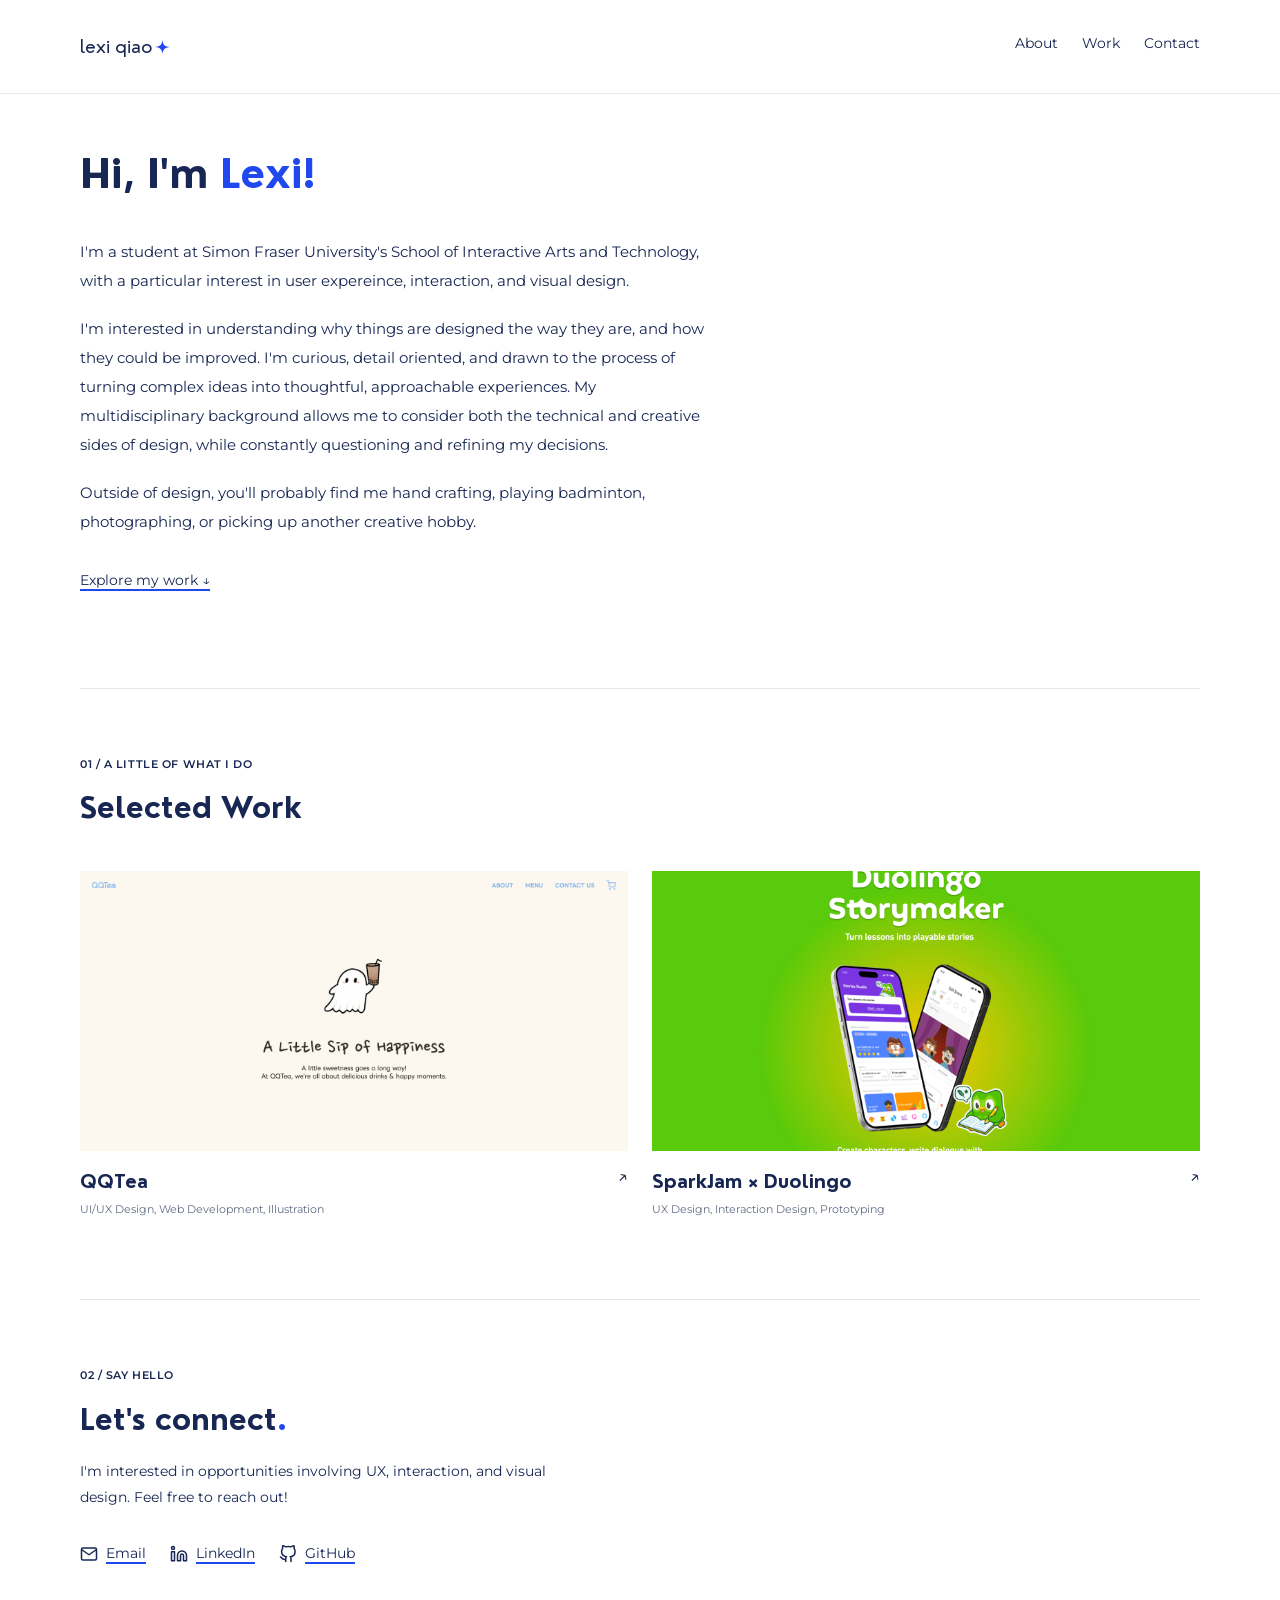
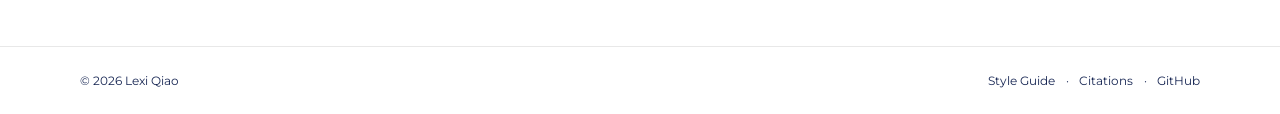
<file: html/index.html>
<!doctype html>
<html lang="en">
  <head>
    <meta charset="UTF-8" />
    <title>Lexi Qiao</title>
    <link href="../css/main.css" rel="stylesheet" />
  </head>

  <body class="home-page">
    <!-- NAVIGATION -->
    <header class="home-header" id="top">
      <nav class="main-navigation" aria-label="Main navigation">
        <a class="site-name" href="#top">
          lexi qiao
          <img src="../img/brand-symbol.svg" alt="" class="brand-symbol" />
        </a>

        <div class="main-nav-links">
          <a class="nav-link" href="#about">About</a>
          <a class="nav-link" href="#work">Work</a>
          <a class="nav-link" href="#contact">Contact</a>
        </div>
      </nav>
    </header>

    <main class="home-main">
      <!-- ABOUT -->
      <section class="home-about" id="about">
        <h1>Hi, I'm <span class="accent">Lexi!</span></h1>

        <div class="home-bio">
          <p>
            I'm a student at Simon Fraser University's School of Interactive
            Arts and Technology, with a particular interest in user expereince,
            interaction, and visual design.
          </p>

          <p>
            I'm interested in understanding why things are designed the way they
            are, and how they could be improved. I'm curious, detail oriented,
            and drawn to the process of turning complex ideas into thoughtful,
            approachable experiences. My multidisciplinary background allows me
            to consider both the technical and creative sides of design, while
            constantly questioning and refining my decisions.
          </p>

          <p>
            Outside of design, you'll probably find me hand crafting, playing
            badminton, photographing, or picking up another creative hobby.
          </p>
        </div>

        <a class="in-text-link" href="#work"> Explore my work &darr; </a>
      </section>

      <!-- WORK -->
      <section class="home-work" id="work">
        <div class="home-section-heading">
          <div>
            <p class="caption-text">01 / A LITTLE OF WHAT I DO</p>
            <h2>Selected Work</h2>
          </div>
        </div>

        <div class="project-grid">
          <a class="project-card" href="project01-qqtea.html">
            <div class="project-image">
              <img
                src="../img/qqtea-home.png"
                alt="QQTea website homepage design"
              />
            </div>

            <div class="project-description">
              <div>
                <h3>QQTea</h3>
                <p>UI/UX Design, Web Development, Illustration</p>
              </div>
              <span class="project-arrow" aria-hidden="true">&nearr;</span>
            </div>
          </a>

          <a class="project-card" href="project02-sparkjam.html">
            <div class="project-image">
              <img
                src="../img/storymaker-hero.png"
                alt="Storymaker Duolingo feature concept"
              />
            </div>

            <div class="project-description">
              <div>
                <h3>SparkJam × Duolingo</h3>
                <p>UX Design, Interaction Design, Prototyping</p>
              </div>
              <span class="project-arrow" aria-hidden="true">&nearr;</span>
            </div>
          </a>
        </div>
      </section>

      <!-- CONTACT -->
      <section class="home-contact" id="contact">
        <p class="caption-text">02 / SAY HELLO</p>

        <h2>Let's connect<span class="accent">.</span></h2>

        <p class="body-text">
          I'm interested in opportunities involving UX, interaction, and visual
          design. Feel free to reach out!
        </p>

        <div class="contact-links">
          <a class="in-text-link" href="mailto:yqa34@sfu.ca">
            <img src="../img/email.svg" alt="" />
            Email
          </a>

          <a
            class="in-text-link"
            href="https://www.linkedin.com/in/lexi-qiao/"
            target="_blank"
            rel="noopener noreferrer"
          >
            <img src="../img/linkedin.svg" alt="" />
            LinkedIn
          </a>

          <a
            class="in-text-link"
            href="https://github.com/qiaolexii7"
            target="_blank"
            rel="noopener noreferrer"
          >
            <img src="../img/github.svg" alt="" />
            GitHub
          </a>
        </div>
      </section>
    </main>

    <!-- FOOTER -->
    <footer class="style-guide-footer">
      <p>© 2026 Lexi Qiao</p>

      <div class="footer-links">
        <a href="style-guide.html">Style Guide</a>
        <span>·</span>
        <a href="citations.html">Citations</a>
        <span>·</span>
        <a
          href="https://github.com/qiaolexii7"
          target="_blank"
          rel="noopener noreferrer"
          >GitHub</a
        >
      </div>
    </footer>
  </body>
</html>
</file>
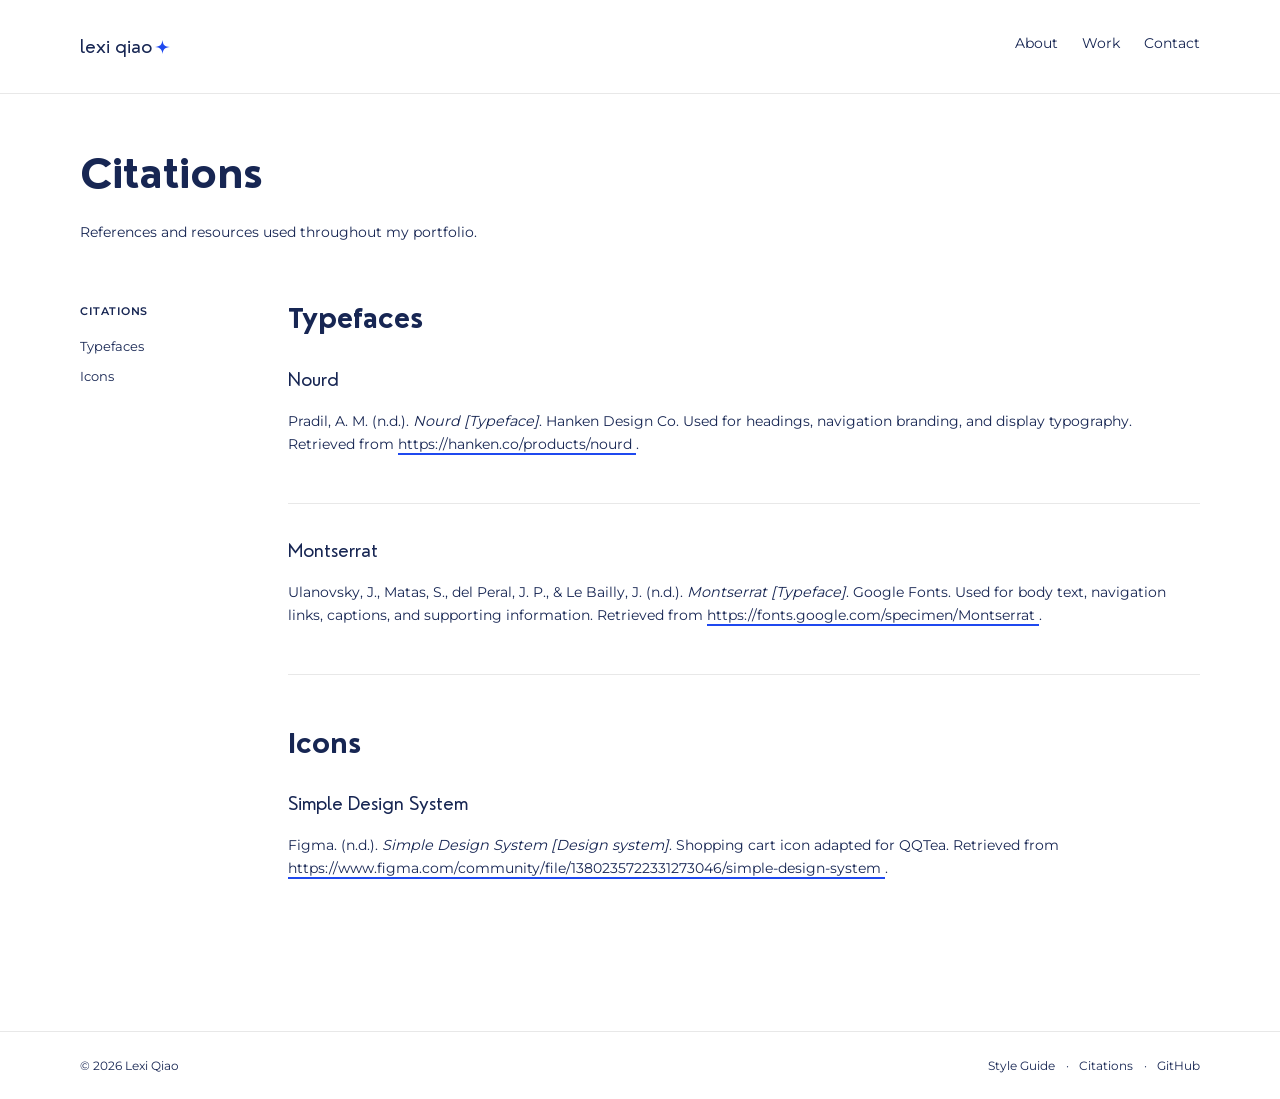
<file: html/citations.html>
<!doctype html>
<html lang="en">
  <head>
    <meta charset="UTF-8" />
    <title>Citations</title>
    <link href="../css/main.css" rel="stylesheet" />
  </head>

  <body>
    <header class="style-guide-header" id="top">
      <nav class="main-navigation" aria-label="Main navigation">
        <a class="site-name" href="index.html">
          lexi qiao
          <img src="../img/brand-symbol.svg" alt="" class="brand-symbol" />
        </a>

        <div class="main-nav-links">
          <a class="nav-link" href="index.html#about">About</a>
          <a class="nav-link" href="index.html#work">Work</a>
          <a class="nav-link" href="index.html#contact">Contact</a>
        </div>
      </nav>
    </header>

    <div class="header-intro">
      <h1>Citations</h1>
      <p>References and resources used throughout my portfolio.</p>
    </div>

    <div class="style-guide-layout">
      <nav class="style-guide-nav" aria-label="Citation navigation">
        <p class="nav-heading">CITATIONS</p>
        <a href="#typefaces">Typefaces</a>
        <a href="#icons">Icons</a>
      </nav>

      <main class="style-guide-main">
        <!-- TYPEFACES -->
        <section id="typefaces">
          <h2>Typefaces</h2>

          <div class="component">
            <h3>Nourd</h3>
            <p class="citation-entry">
              Pradil, A. M. (n.d.).
              <em>Nourd [Typeface]</em>. Hanken Design Co. Used for headings,
              navigation branding, and display typography. Retrieved from
              <a
                class="in-text-link"
                href="https://hanken.co/products/nourd"
                target="_blank"
                rel="noopener noreferrer"
              >
                https://hanken.co/products/nourd </a
              >.
            </p>
          </div>

          <div class="component">
            <h3>Montserrat</h3>
            <p class="citation-entry">
              Ulanovsky, J., Matas, S., del Peral, J. P., &amp; Le Bailly, J.
              (n.d.).
              <em>Montserrat [Typeface]</em>. Google Fonts. Used for body text,
              navigation links, captions, and supporting information. Retrieved
              from
              <a
                class="in-text-link"
                href="https://fonts.google.com/specimen/Montserrat"
                target="_blank"
                rel="noopener noreferrer"
              >
                https://fonts.google.com/specimen/Montserrat </a
              >.
            </p>
          </div>
        </section>

        <!-- ICONS -->
        <section id="icons">
          <h2>Icons</h2>

          <div class="component">
            <h3>Simple Design System</h3>
            <p class="citation-entry">
              Figma. (n.d.).
              <em>Simple Design System [Design system]</em>. Shopping cart icon
              adapted for QQTea. Retrieved from
              <a
                class="in-text-link"
                href="https://www.figma.com/community/file/1380235722331273046/simple-design-system"
                target="_blank"
                rel="noopener noreferrer"
              >
                https://www.figma.com/community/file/1380235722331273046/simple-design-system </a
              >.
            </p>
          </div>
        </section>
      </main>
    </div>

    <!-- FOOTER -->
    <footer class="style-guide-footer">
      <p>© 2026 Lexi Qiao</p>

      <div class="footer-links">
        <a href="style-guide.html">Style Guide</a>
        <span>·</span>
        <a href="citations.html">Citations</a>
        <span>·</span>
        <a
          href="https://github.com/qiaolexii7"
          target="_blank"
          rel="noopener noreferrer"
          >GitHub</a
        >
      </div>
    </footer>
  </body>
</html>
</file>
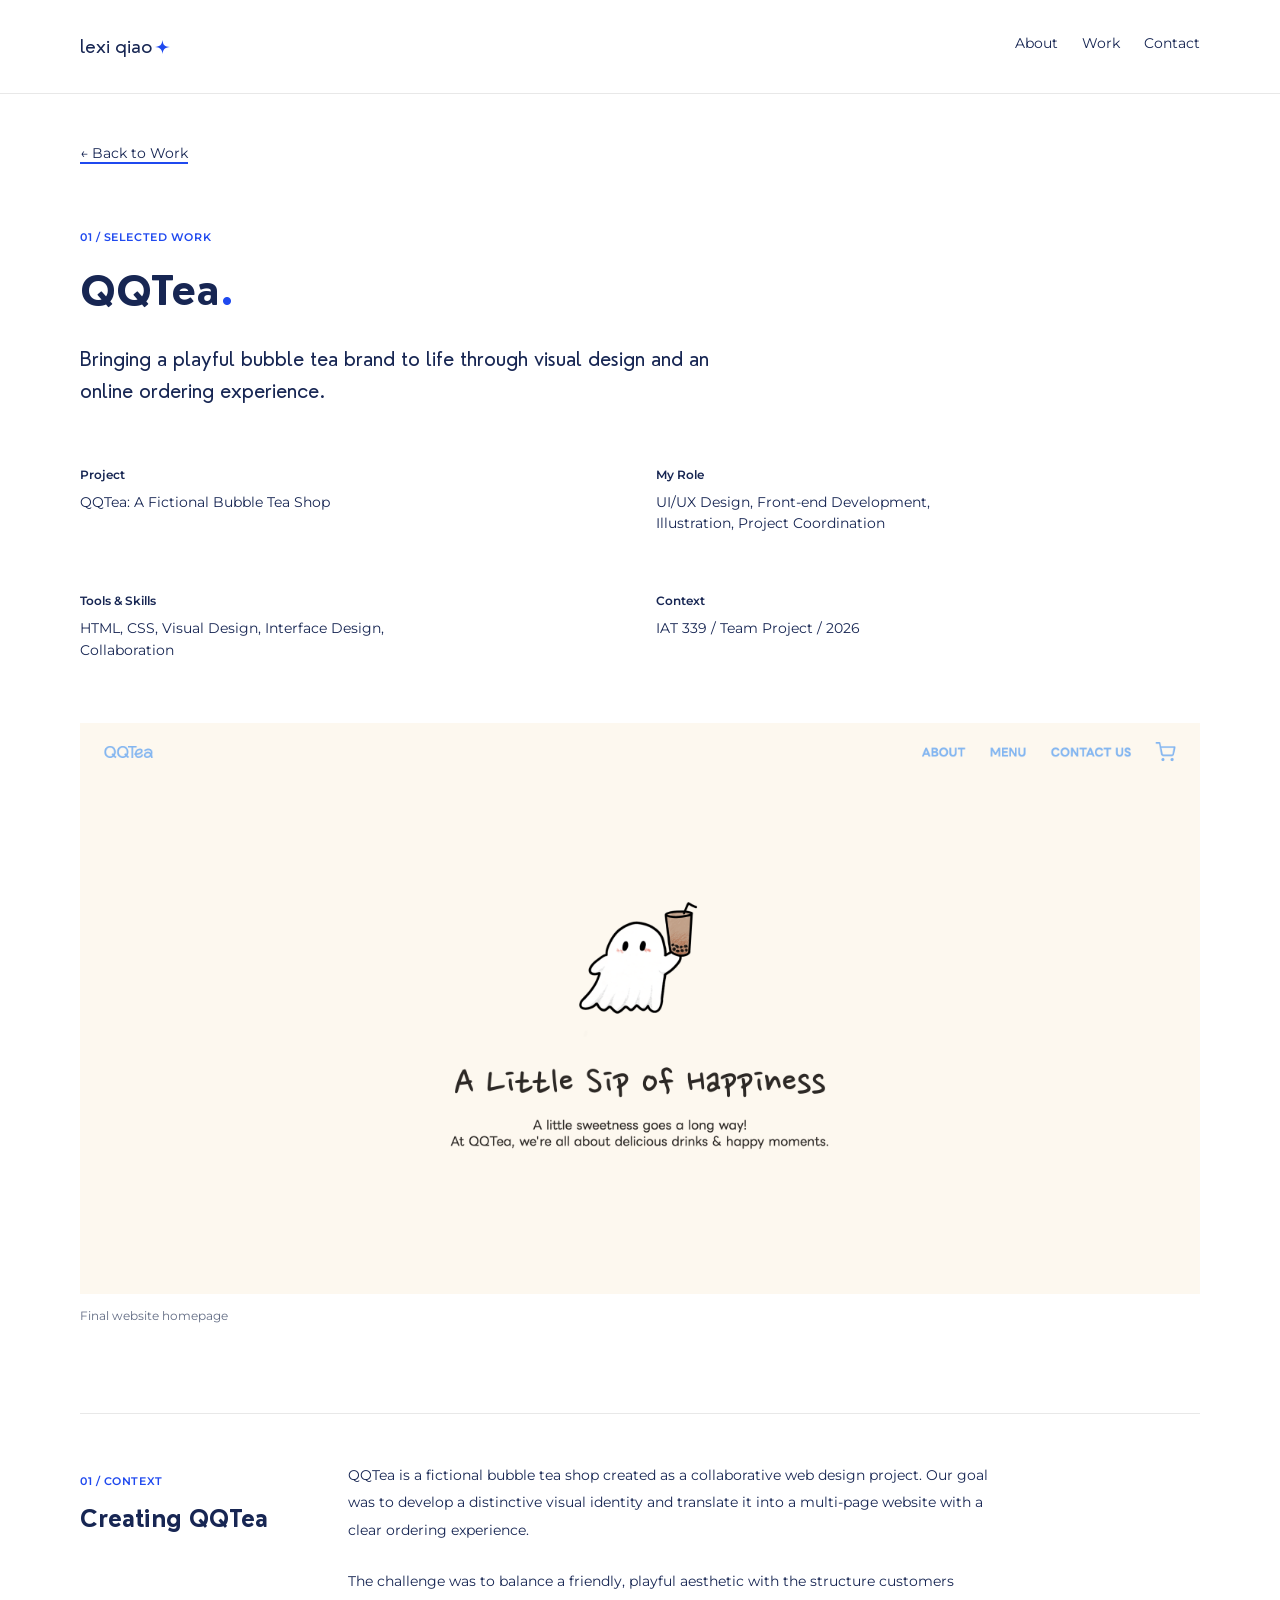
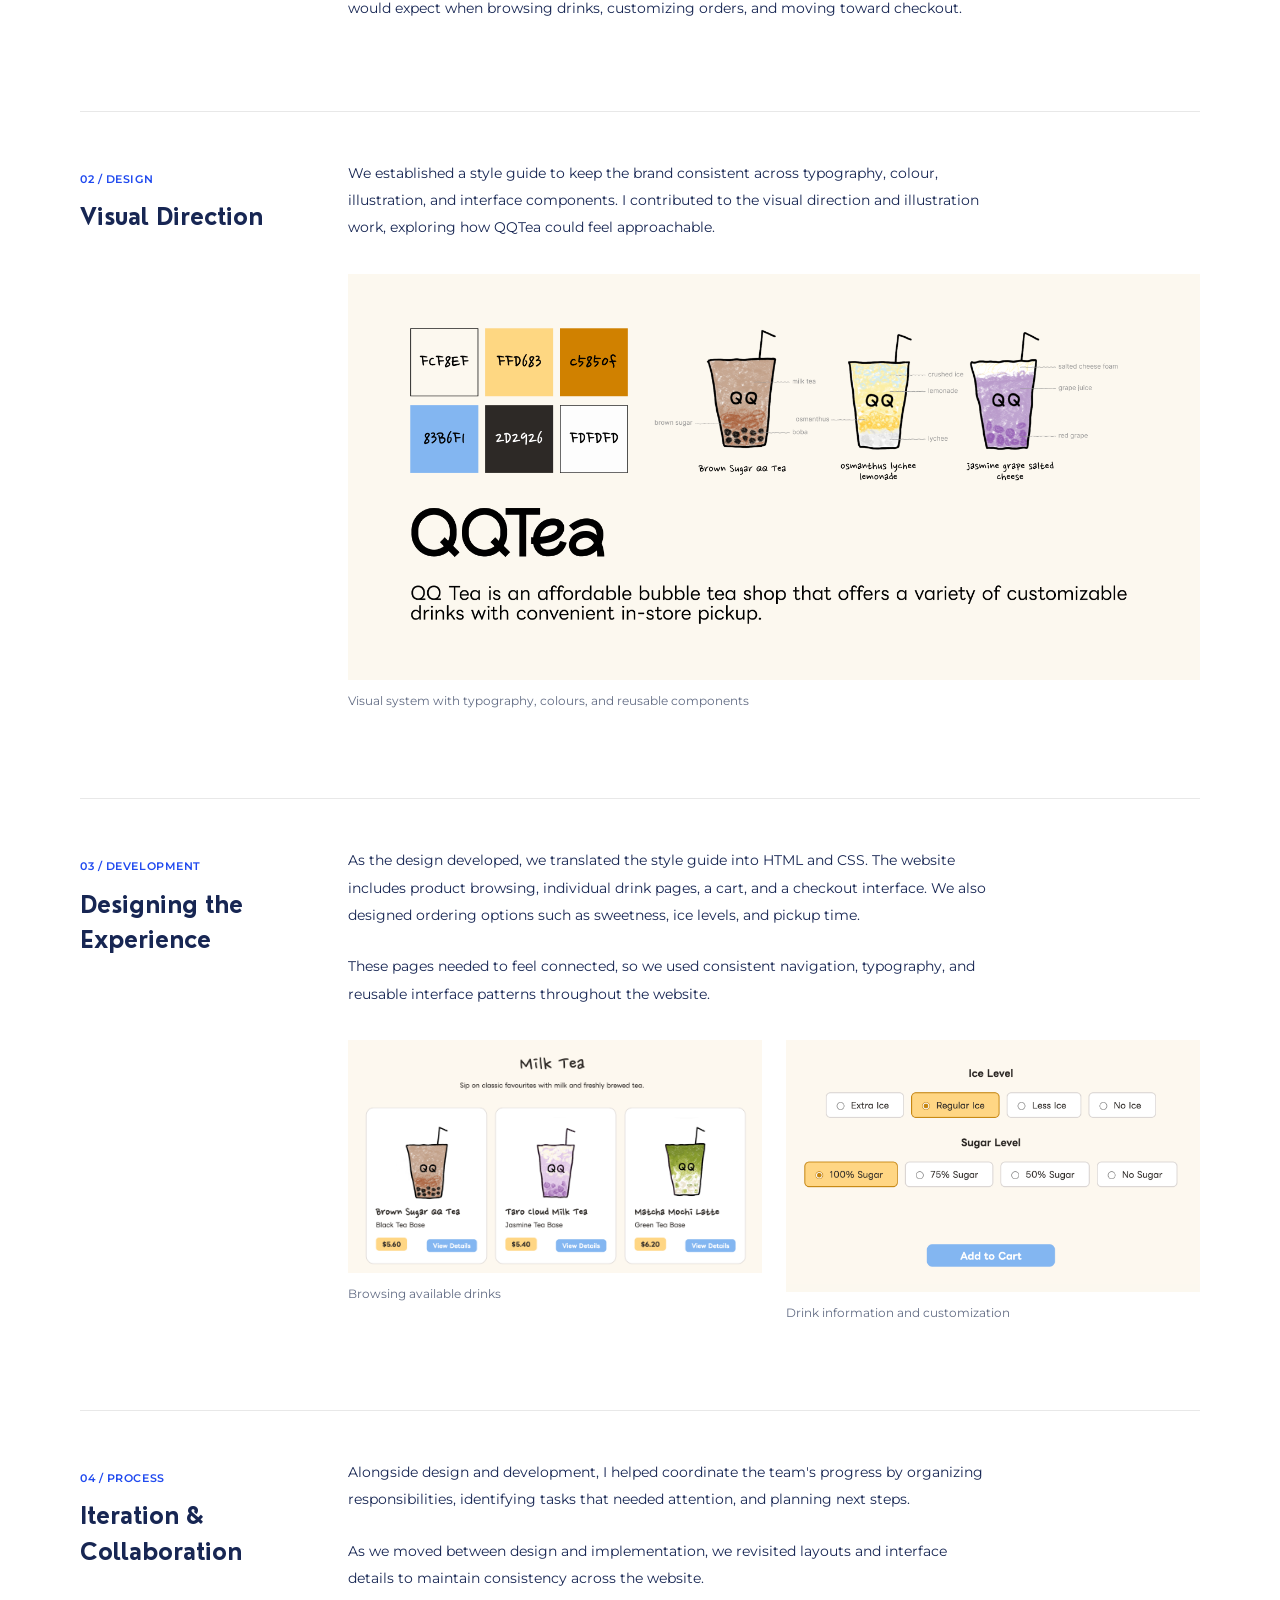
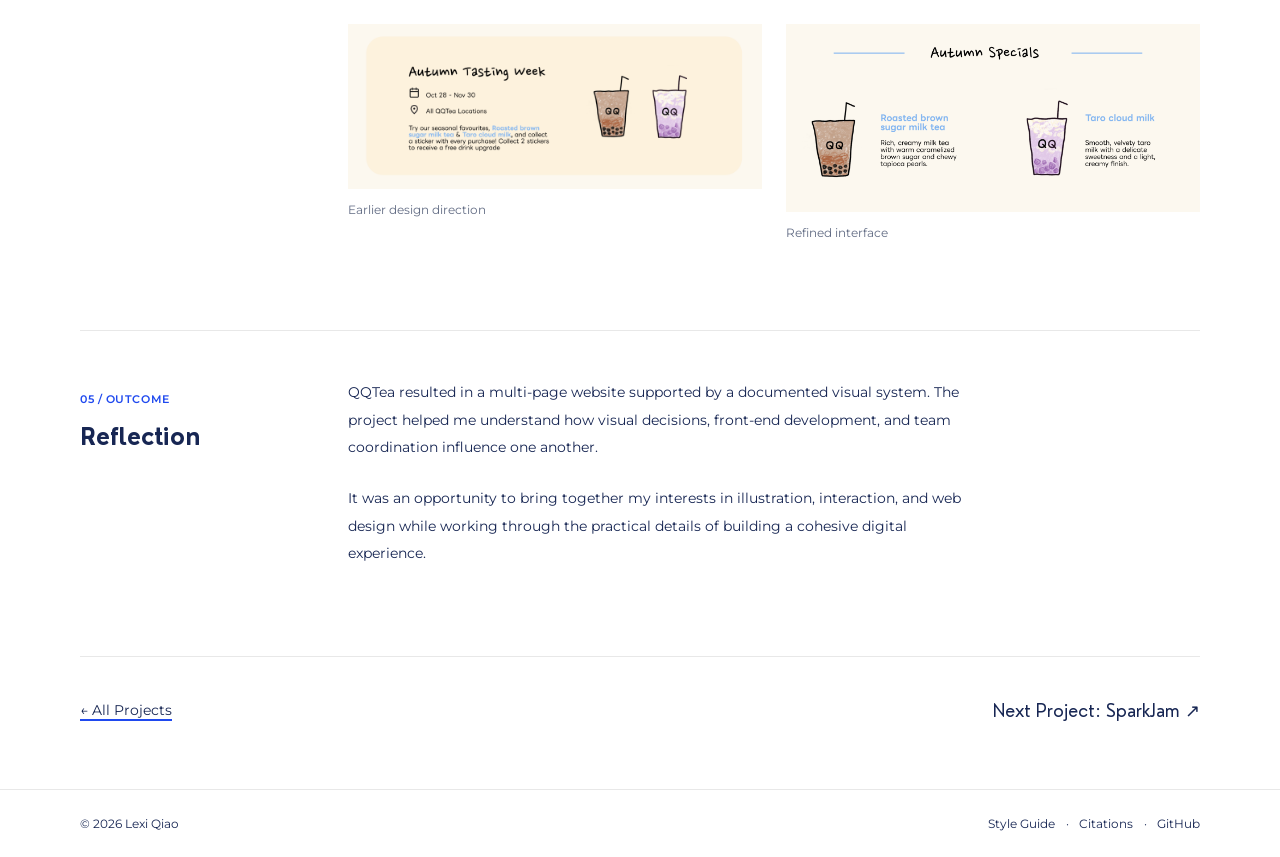
<file: html/project01-qqtea.html>
<!doctype html>
<html lang="en">
  <head>
    <meta charset="UTF-8" />
    <title>QQTea</title>
    <link href="../css/main.css" rel="stylesheet" />
  </head>

  <body class="case-page">
    <!-- NAVIGATION -->
    <header class="case-header" id="top">
      <nav class="main-navigation" aria-label="Main navigation">
        <a class="site-name" href="index.html">
          lexi qiao
          <img src="../img/brand-symbol.svg" alt="" class="brand-symbol" />
        </a>

        <div class="main-nav-links">
          <a class="nav-link" href="index.html#about">About</a>
          <a class="nav-link" href="index.html#work">Work</a>
          <a class="nav-link" href="index.html#contact">Contact</a>
        </div>
      </nav>
    </header>

    <main class="case-main">
      <!-- PROJECT INTRODUCTION -->
      <section class="case-intro">
        <a class="in-text-link" href="index.html#work"> &larr; Back to Work </a>

        <p class="caption-text">01 / SELECTED WORK</p>
        <h1>QQTea<span class="accent">.</span></h1>

        <p class="case-subtitle">
          Bringing a playful bubble tea brand to life through visual design and
          an online ordering experience.
        </p>

        <div class="case-overview">
          <div>
            <h2>Project</h2>
            <p>QQTea: A Fictional Bubble Tea Shop</p>
          </div>

          <div>
            <h2>My Role</h2>
            <p>
              UI/UX Design, Front-end Development, Illustration, Project
              Coordination
            </p>
          </div>

          <div>
            <h2>Tools &amp; Skills</h2>
            <p>HTML, CSS, Visual Design, Interface Design, Collaboration</p>
          </div>

          <div>
            <h2>Context</h2>
            <p>IAT 339 / Team Project / 2026</p>
          </div>
        </div>

        <figure class="case-figure">
          <img
            src="../img/qqtea-home.png"
            alt="Final QQTea homepage with branding and seasonal drink promotion"
          />
          <figcaption>Final website homepage</figcaption>
        </figure>
      </section>

      <!-- CHALLENGE -->
      <section class="case-section">
        <div class="case-section-heading">
          <p class="caption-text">01 / CONTEXT</p>
          <h2>Creating QQTea</h2>
        </div>

        <div class="case-section-content">
          <p>
            QQTea is a fictional bubble tea shop created as a collaborative web
            design project. Our goal was to develop a distinctive visual
            identity and translate it into a multi-page website with a clear
            ordering experience.
          </p>

          <p>
            The challenge was to balance a friendly, playful aesthetic with the
            structure customers would expect when browsing drinks, customizing
            orders, and moving toward checkout.
          </p>
        </div>
      </section>

      <!-- VISUAL DIRECTION -->
      <section class="case-section">
        <div class="case-section-heading">
          <p class="caption-text">02 / DESIGN</p>
          <h2>Visual Direction</h2>
        </div>

        <div class="case-section-content">
          <p>
            We established a style guide to keep the brand consistent across
            typography, colour, illustration, and interface components. I
            contributed to the visual direction and illustration work, exploring
            how QQTea could feel approachable.
          </p>

          <figure class="case-figure">
            <img
              src="../img/qqtea-styleguide.png"
              alt="QQTea style guide showing typography, colours and interface components"
            />
            <figcaption>
              Visual system with typography, colours, and reusable components
            </figcaption>
          </figure>

          
          </div>
        </div>
      </section>

      <!-- INTERACTION AND DEVELOPMENT -->
      <section class="case-section">
        <div class="case-section-heading">
          <p class="caption-text">03 / DEVELOPMENT</p>
          <h2>Designing the Experience</h2>
        </div>

        <div class="case-section-content">
          <p>
            As the design developed, we translated the style guide into HTML and
            CSS. The website includes product browsing, individual drink pages,
            a cart, and a checkout interface. We also designed ordering options
            such as sweetness, ice levels, and pickup time.
          </p>

          <p>
            These pages needed to feel connected, so we used consistent
            navigation, typography, and reusable interface patterns throughout
            the website.
          </p>

          <div class="case-image-grid">
            <figure class="case-figure">
              <img
                src="../img/qqtea-products.png"
                alt="QQTea product listing page showing available drinks"
              />
              <figcaption>Browsing available drinks</figcaption>
            </figure>

            <figure class="case-figure">
              <img
                src="../img/qqtea-customization.png"
                alt="QQTea drink customization interface with ordering options"
              />
              <figcaption>Drink information and customization</figcaption>
            </figure>
          </div>
        </div>
      </section>

      <!-- ITERATION -->
      <section class="case-section">
        <div class="case-section-heading">
          <p class="caption-text">04 / PROCESS</p>
          <h2>Iteration &amp; Collaboration</h2>
        </div>

        <div class="case-section-content">
          <p>
            Alongside design and development, I helped coordinate the team's
            progress by organizing responsibilities, identifying tasks that
            needed attention, and planning next steps.
          </p>

          <p>
            As we moved between design and implementation, we revisited layouts
            and interface details to maintain consistency across the website.
          </p>

          <div class="case-image-grid">
            <figure class="case-figure">
              <img
                src="../img/qqtea-before.png"
                alt="Earlier version of the QQTea website layout"
              />
              <figcaption>Earlier design direction</figcaption>
            </figure>

            <figure class="case-figure">
              <img
                src="../img/qqtea-after.png"
                alt="Revised version of the QQTea website layout"
              />
              <figcaption>Refined interface</figcaption>
            </figure>
          </div>
        </div>
      </section>

      <!-- REFLECTION -->
      <section class="case-section">
        <div class="case-section-heading">
          <p class="caption-text">05 / OUTCOME</p>
          <h2>Reflection</h2>
        </div>

        <div class="case-section-content">
          <p>
            QQTea resulted in a multi-page website supported by a documented
            visual system. The project helped me understand how visual
            decisions, front-end development, and team coordination influence
            one another.
          </p>

          <p>
            It was an opportunity to bring together my interests in
            illustration, interaction, and web design while working through the
            practical details of building a cohesive digital experience.
          </p>
        </div>
      </section>

      <!-- NEXT PROJECT -->
      <div class="case-next">
        <a class="in-text-link" href="index.html#work"> &larr; All Projects </a>

        <a class="case-next-link" href="project02-sparkjam.html">
          Next Project: SparkJam &nearr;
        </a>
      </div>
    </main>

    <!-- FOOTER -->
    <footer class="style-guide-footer">
      <p>© 2026 Lexi Qiao</p>

      <div class="footer-links">
        <a href="style-guide.html">Style Guide</a>
        <span>·</span>
        <a href="citations.html">Citations</a>
        <span>·</span>
        <a
          href="https://github.com/qiaolexii7"
          target="_blank"
          rel="noopener noreferrer"
          >GitHub</a
        >
      </div>
    </footer>
  </body>
</html>
</file>
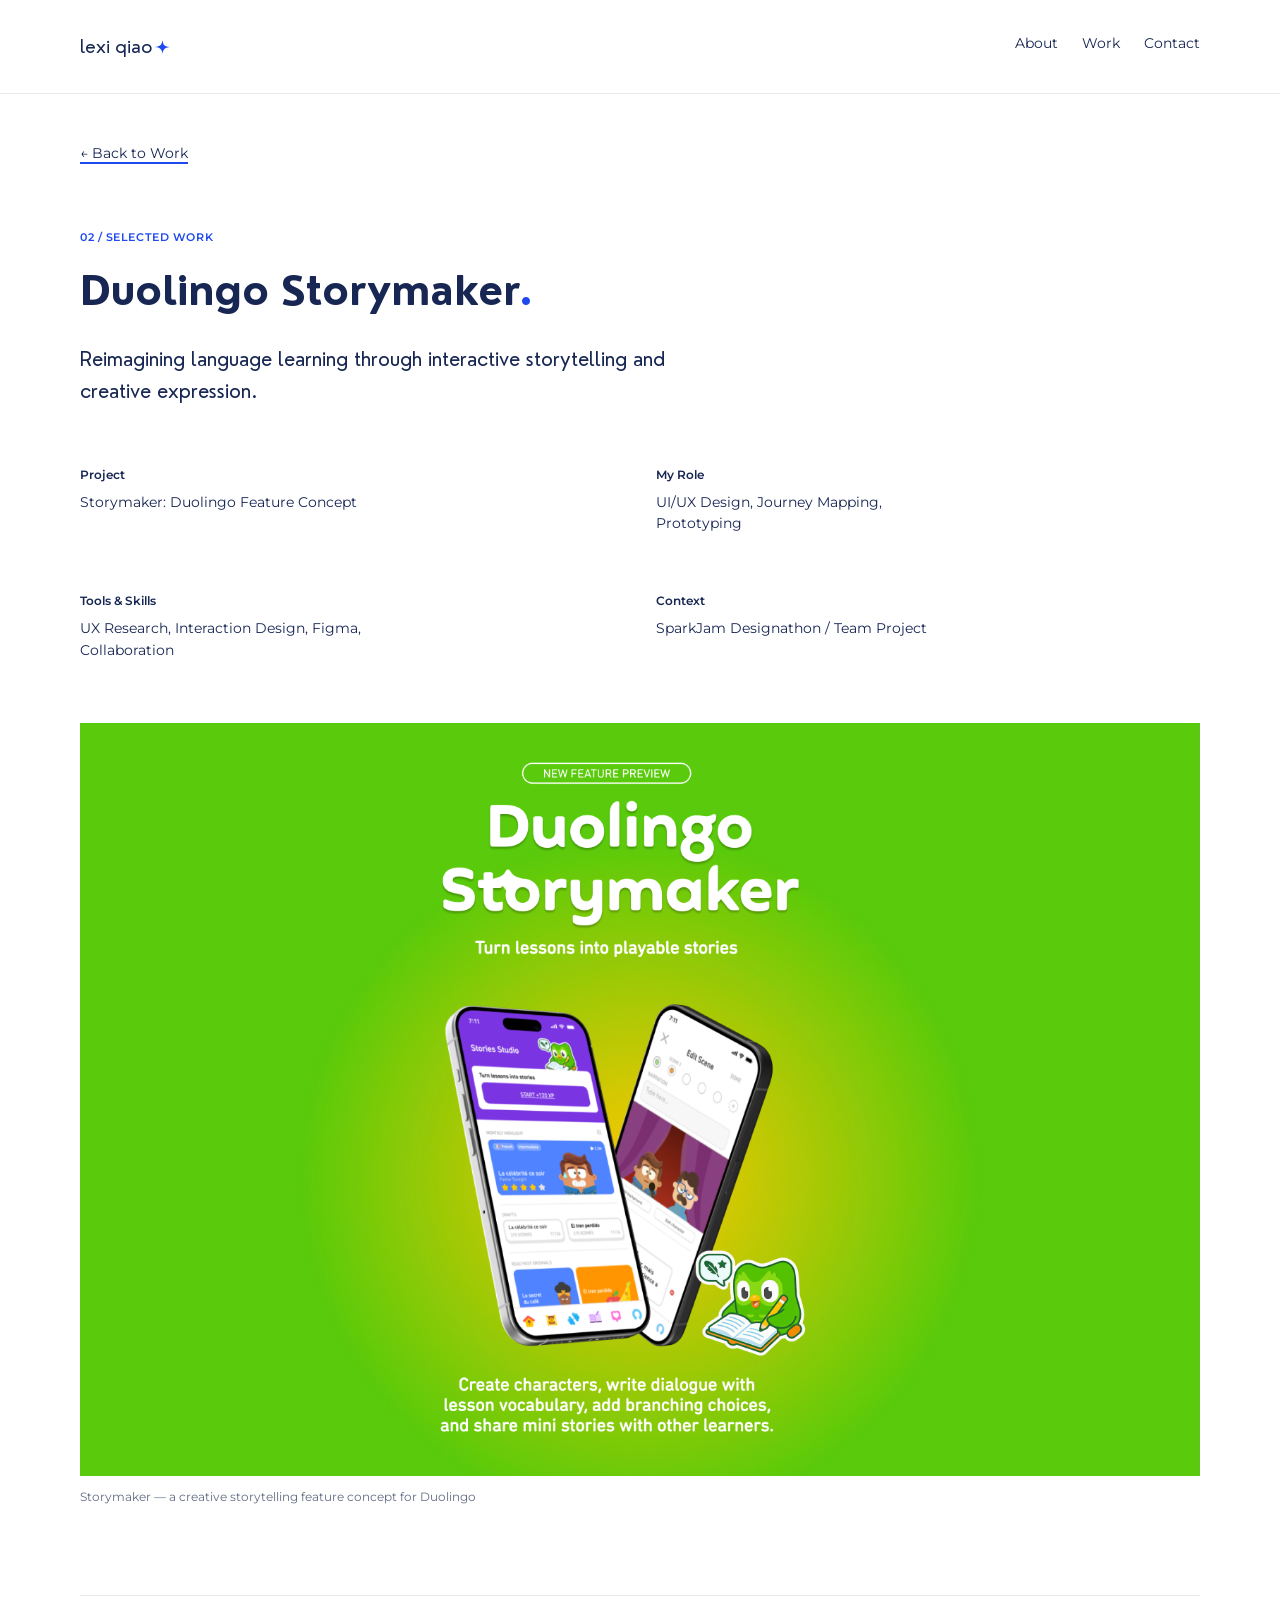
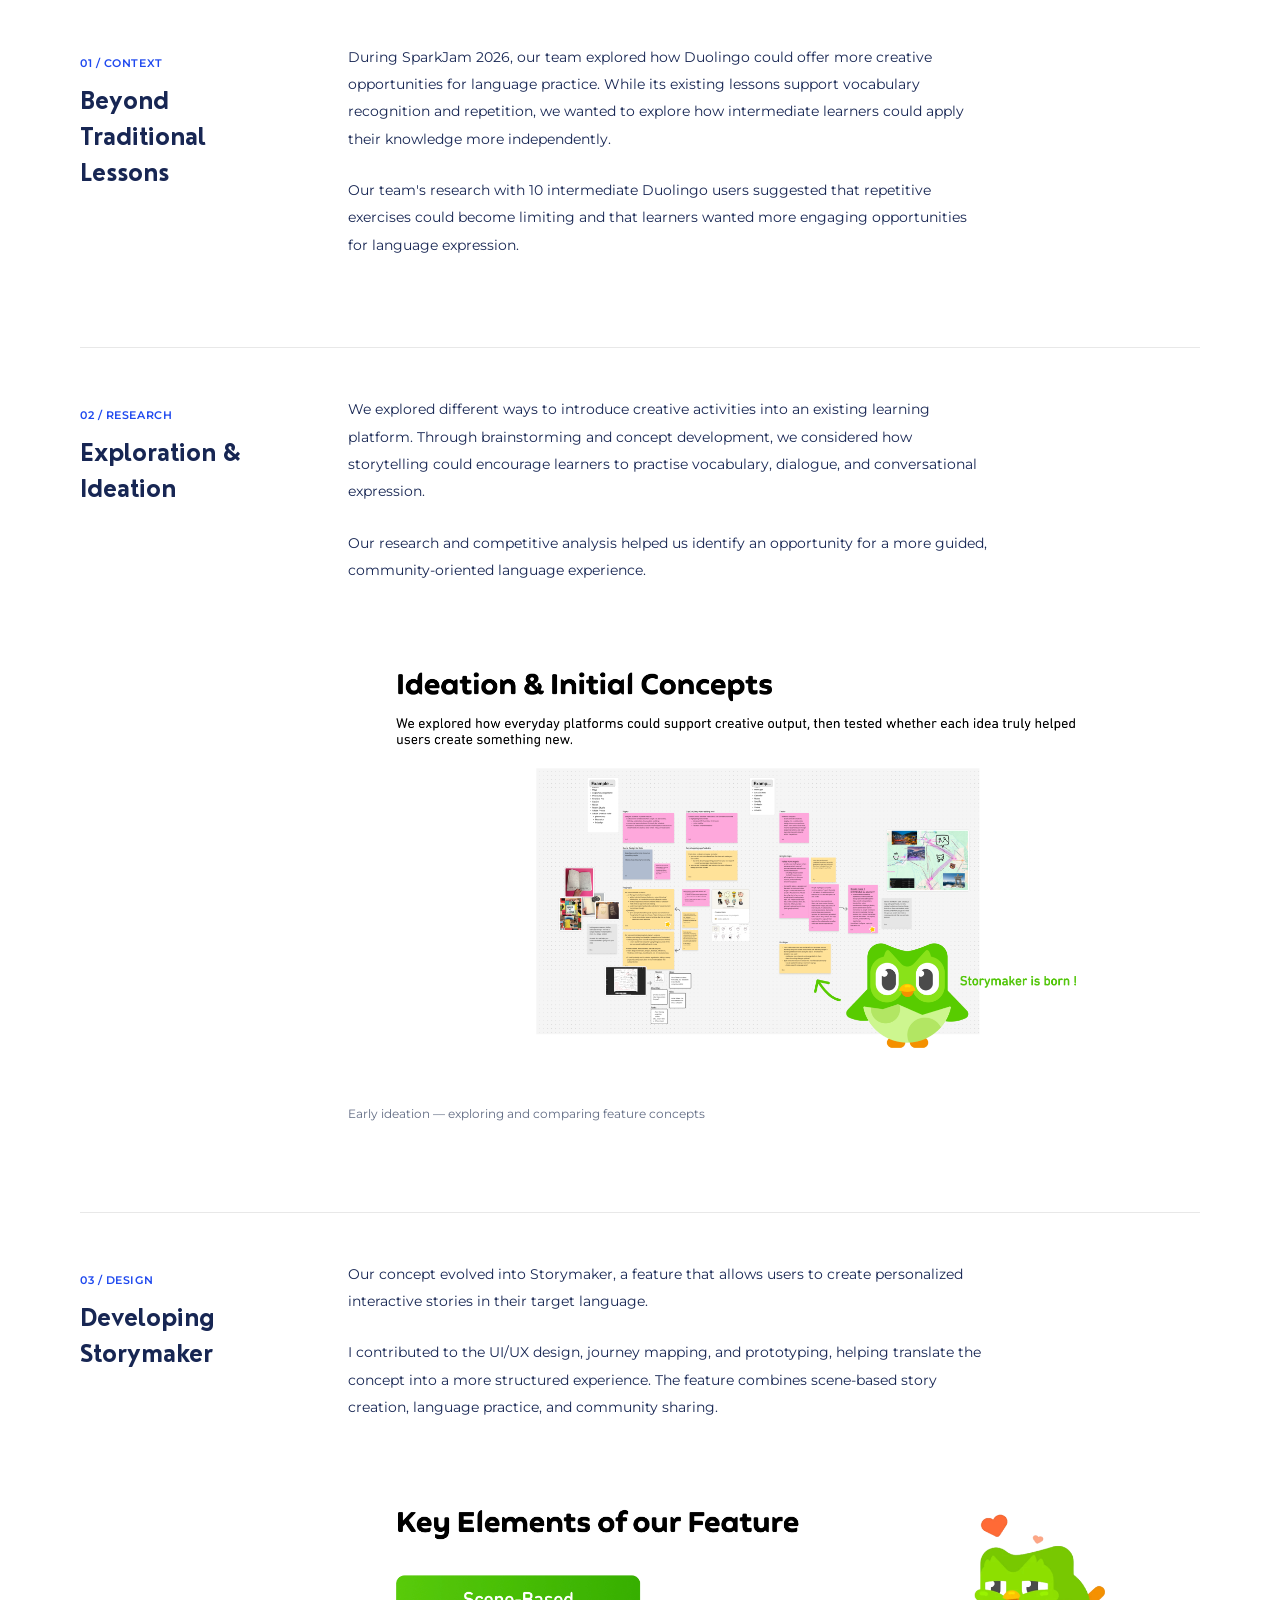
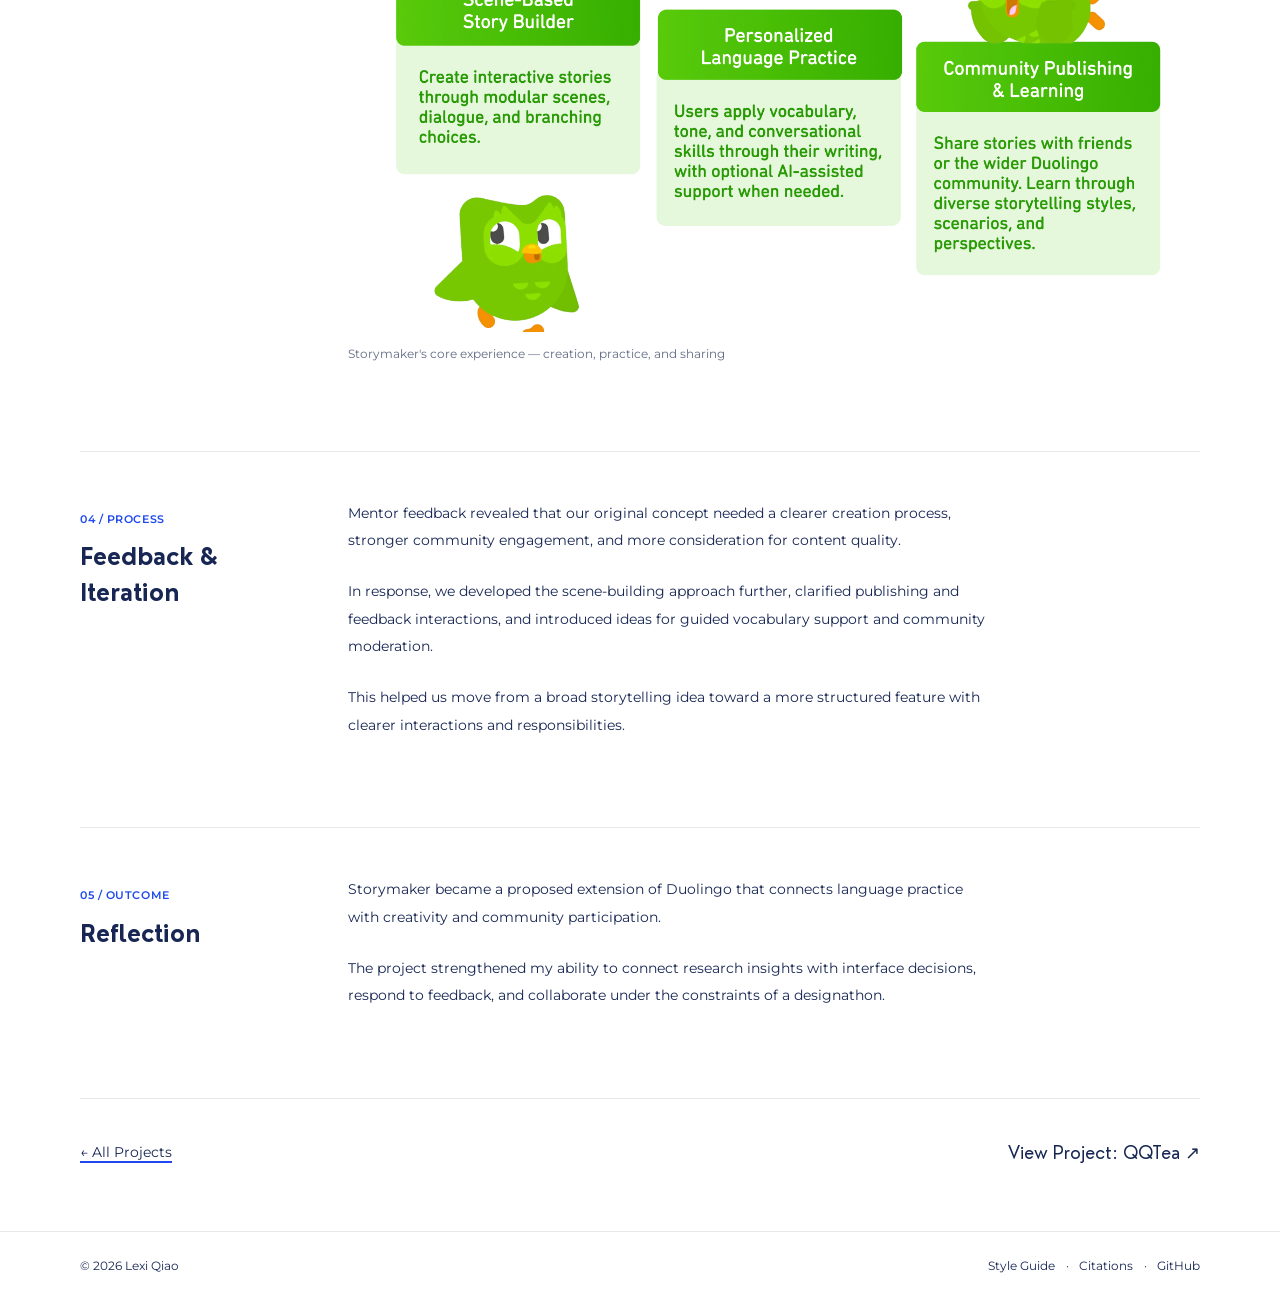
<file: html/project02-sparkjam.html>
<!doctype html>
<html lang="en">
  <head>
    <meta charset="UTF-8" />
    <title>Duolingo Storymaker</title>
    <link href="../css/main.css" rel="stylesheet" />
  </head>

  <body class="case-page">
    <!-- NAVIGATION -->
    <header class="case-header" id="top">
      <nav class="main-navigation" aria-label="Main navigation">
        <a class="site-name" href="index.html">
          lexi qiao
          <img src="../img/brand-symbol.svg" alt="" class="brand-symbol" />
        </a>

        <div class="main-nav-links">
          <a class="nav-link" href="index.html#about">About</a>
          <a class="nav-link" href="index.html#work">Work</a>
          <a class="nav-link" href="index.html#contact">Contact</a>
        </div>
      </nav>
    </header>

    <main class="case-main">
      <!-- PROJECT INTRODUCTION -->
      <section class="case-intro">
        <a class="in-text-link" href="index.html#work"> &larr; Back to Work </a>

        <p class="caption-text">02 / SELECTED WORK</p>
        <h1>Duolingo Storymaker<span class="accent">.</span></h1>

        <p class="case-subtitle">
          Reimagining language learning through interactive storytelling and
          creative expression.
        </p>

        <div class="case-overview">
          <div>
            <h2>Project</h2>
            <p>Storymaker: Duolingo Feature Concept</p>
          </div>

          <div>
            <h2>My Role</h2>
            <p>UI/UX Design, Journey Mapping, Prototyping</p>
          </div>

          <div>
            <h2>Tools &amp; Skills</h2>
            <p>UX Research, Interaction Design, Figma, Collaboration</p>
          </div>

          <div>
            <h2>Context</h2>
            <p>SparkJam Designathon / Team Project</p>
          </div>
        </div>

        <figure class="case-figure">
          <img
            src="../img/storymaker-hero.png"
            alt="Storymaker Duolingo feature concept with Duo holding a storybook"
          />
          <figcaption>
            Storymaker — a creative storytelling feature concept for Duolingo
          </figcaption>
        </figure>
      </section>

      <!-- CONTEXT -->
      <section class="case-section">
        <div class="case-section-heading">
          <p class="caption-text">01 / CONTEXT</p>
          <h2>Beyond Traditional Lessons</h2>
        </div>

        <div class="case-section-content">
          <p>
            During SparkJam 2026, our team explored how Duolingo could offer
            more creative opportunities for language practice. While its
            existing lessons support vocabulary recognition and repetition, we
            wanted to explore how intermediate learners could apply their
            knowledge more independently.
          </p>

          <p>
            Our team's research with 10 intermediate Duolingo users suggested
            that repetitive exercises could become limiting and that learners
            wanted more engaging opportunities for language expression.
          </p>
        </div>
      </section>

      <!-- IDEATION -->
      <section class="case-section">
        <div class="case-section-heading">
          <p class="caption-text">02 / RESEARCH</p>
          <h2>Exploration &amp; Ideation</h2>
        </div>

        <div class="case-section-content">
          <p>
            We explored different ways to introduce creative activities into an
            existing learning platform. Through brainstorming and concept
            development, we considered how storytelling could encourage learners
            to practise vocabulary, dialogue, and conversational expression.
          </p>

          <p>
            Our research and competitive analysis helped us identify an
            opportunity for a more guided, community-oriented language
            experience.
          </p>

          <figure class="case-figure">
            <img
              src="../img/storymaker-ideation.png"
              alt="SparkJam brainstorming board showing sticky notes, research and early feature concepts"
            />
            <figcaption>
              Early ideation — exploring and comparing feature concepts
            </figcaption>
          </figure>
        </div>
      </section>

      <!-- DESIGN DEVELOPMENT -->
      <section class="case-section">
        <div class="case-section-heading">
          <p class="caption-text">03 / DESIGN</p>
          <h2>Developing Storymaker</h2>
        </div>

        <div class="case-section-content">
          <p>
            Our concept evolved into Storymaker, a feature that allows users to
            create personalized interactive stories in their target language.
          </p>

          <p>
            I contributed to the UI/UX design, journey mapping, and prototyping,
            helping translate the concept into a more structured experience. The
            feature combines scene-based story creation, language practice, and
            community sharing.
          </p>

          <figure class="case-figure">
            <img
              src="../img/storymaker-feature.png"
              alt="Storymaker feature concept showing story creation, language practice and community sharing"
            />
            <figcaption>
              Storymaker's core experience — creation, practice, and sharing
            </figcaption>
          </figure>
        </div>
      </section>

      <!-- ITERATION -->
      <section class="case-section">
        <div class="case-section-heading">
          <p class="caption-text">04 / PROCESS</p>
          <h2>Feedback &amp; Iteration</h2>
        </div>

        <div class="case-section-content">
          <p>
            Mentor feedback revealed that our original concept needed a clearer
            creation process, stronger community engagement, and more
            consideration for content quality.
          </p>

          <p>
            In response, we developed the scene-building approach further,
            clarified publishing and feedback interactions, and introduced ideas
            for guided vocabulary support and community moderation.
          </p>

          <p>
            This helped us move from a broad storytelling idea toward a more
            structured feature with clearer interactions and responsibilities.
          </p>
        </div>
      </section>

      <!-- REFLECTION -->
      <section class="case-section">
        <div class="case-section-heading">
          <p class="caption-text">05 / OUTCOME</p>
          <h2>Reflection</h2>
        </div>

        <div class="case-section-content">
          <p>
            Storymaker became a proposed extension of Duolingo that connects
            language practice with creativity and community participation.
          </p>

          <p>
            The project strengthened my ability to connect research insights
            with interface decisions, respond to feedback, and collaborate under
            the constraints of a designathon.
          </p>
        </div>
      </section>

      <!-- NEXT PROJECT -->
      <div class="case-next">
        <a class="in-text-link" href="index.html#work"> &larr; All Projects </a>

        <a class="case-next-link" href="project01-qqtea.html">
          View Project: QQTea &nearr;
        </a>
      </div>
    </main>

    <!-- FOOTER -->
    <footer class="style-guide-footer">
      <p>© 2026 Lexi Qiao</p>

      <div class="footer-links">
        <a href="style-guide.html">Style Guide</a>
        <span>·</span>
        <a href="citations.html">Citations</a>
        <span>·</span>
        <a
          href="https://github.com/qiaolexii7"
          target="_blank"
          rel="noopener noreferrer"
          >GitHub</a
        >
      </div>
    </footer>
  </body>
</html>
</file>
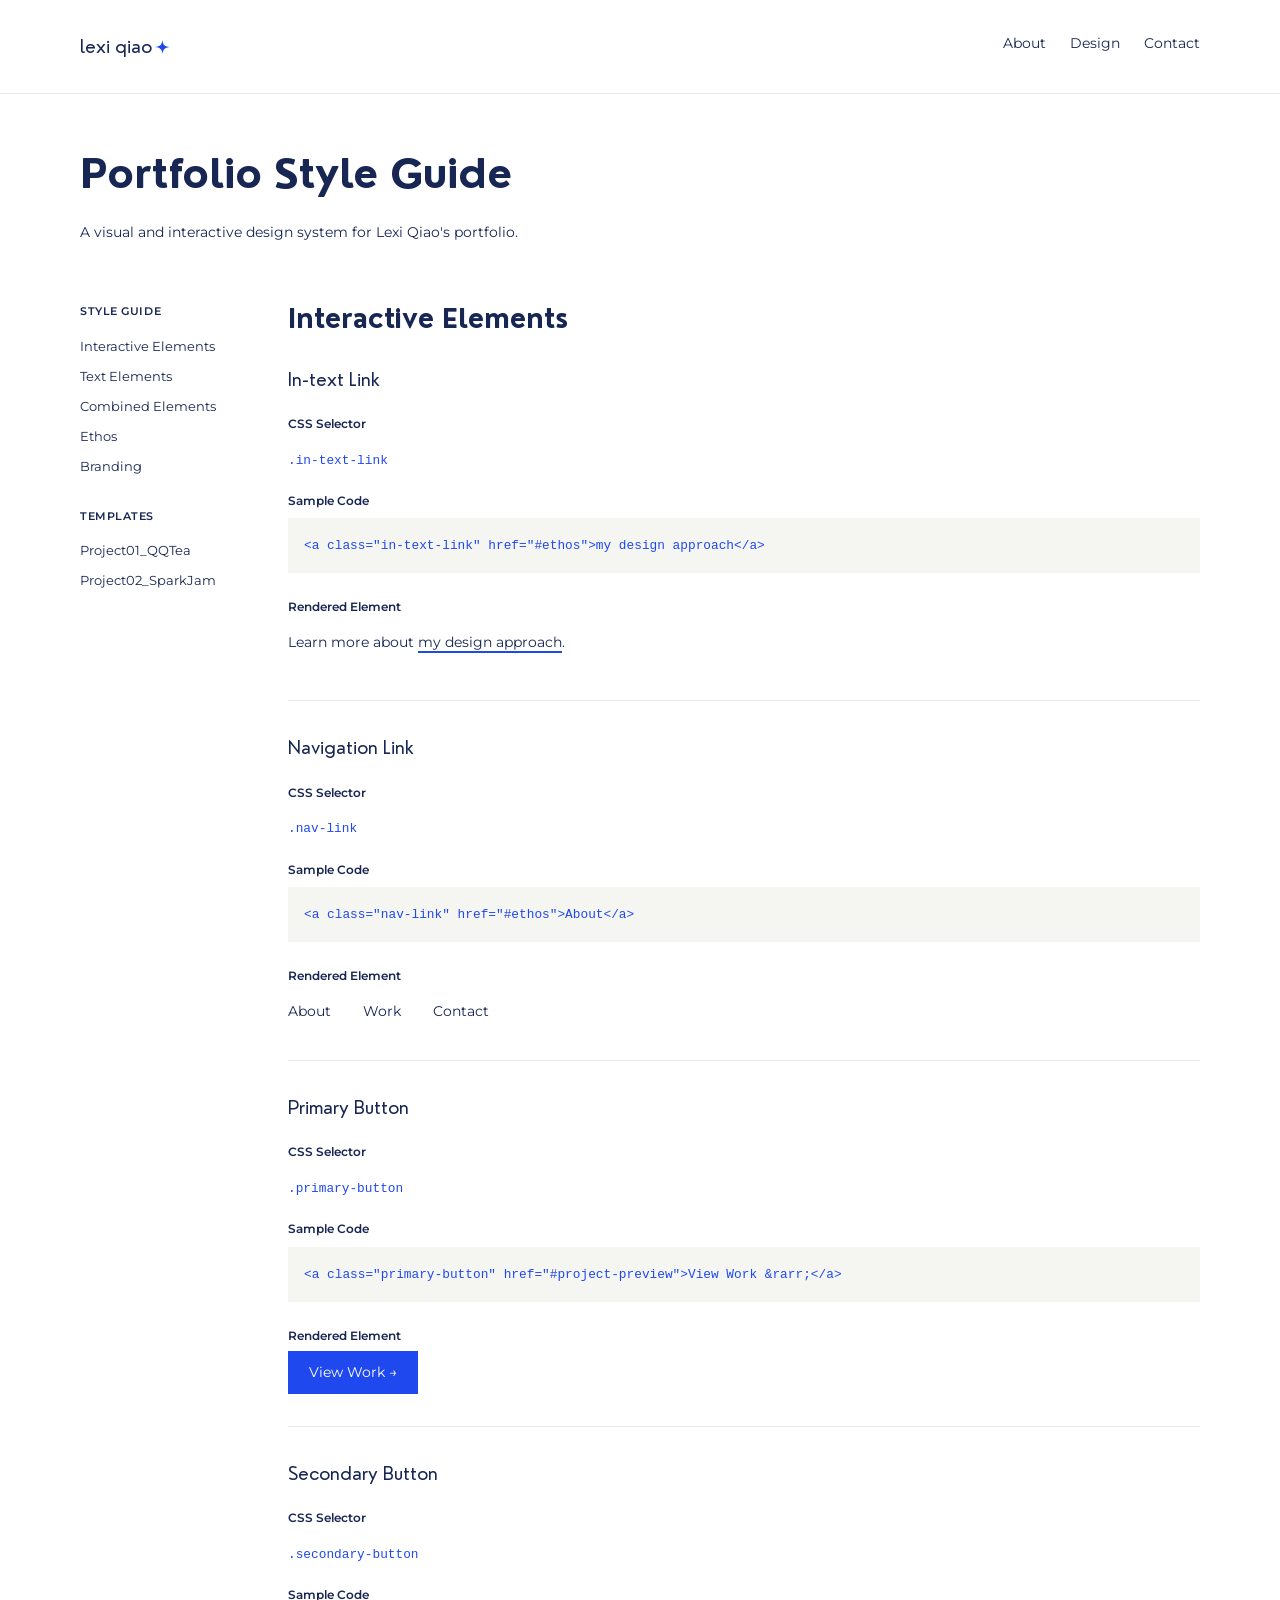
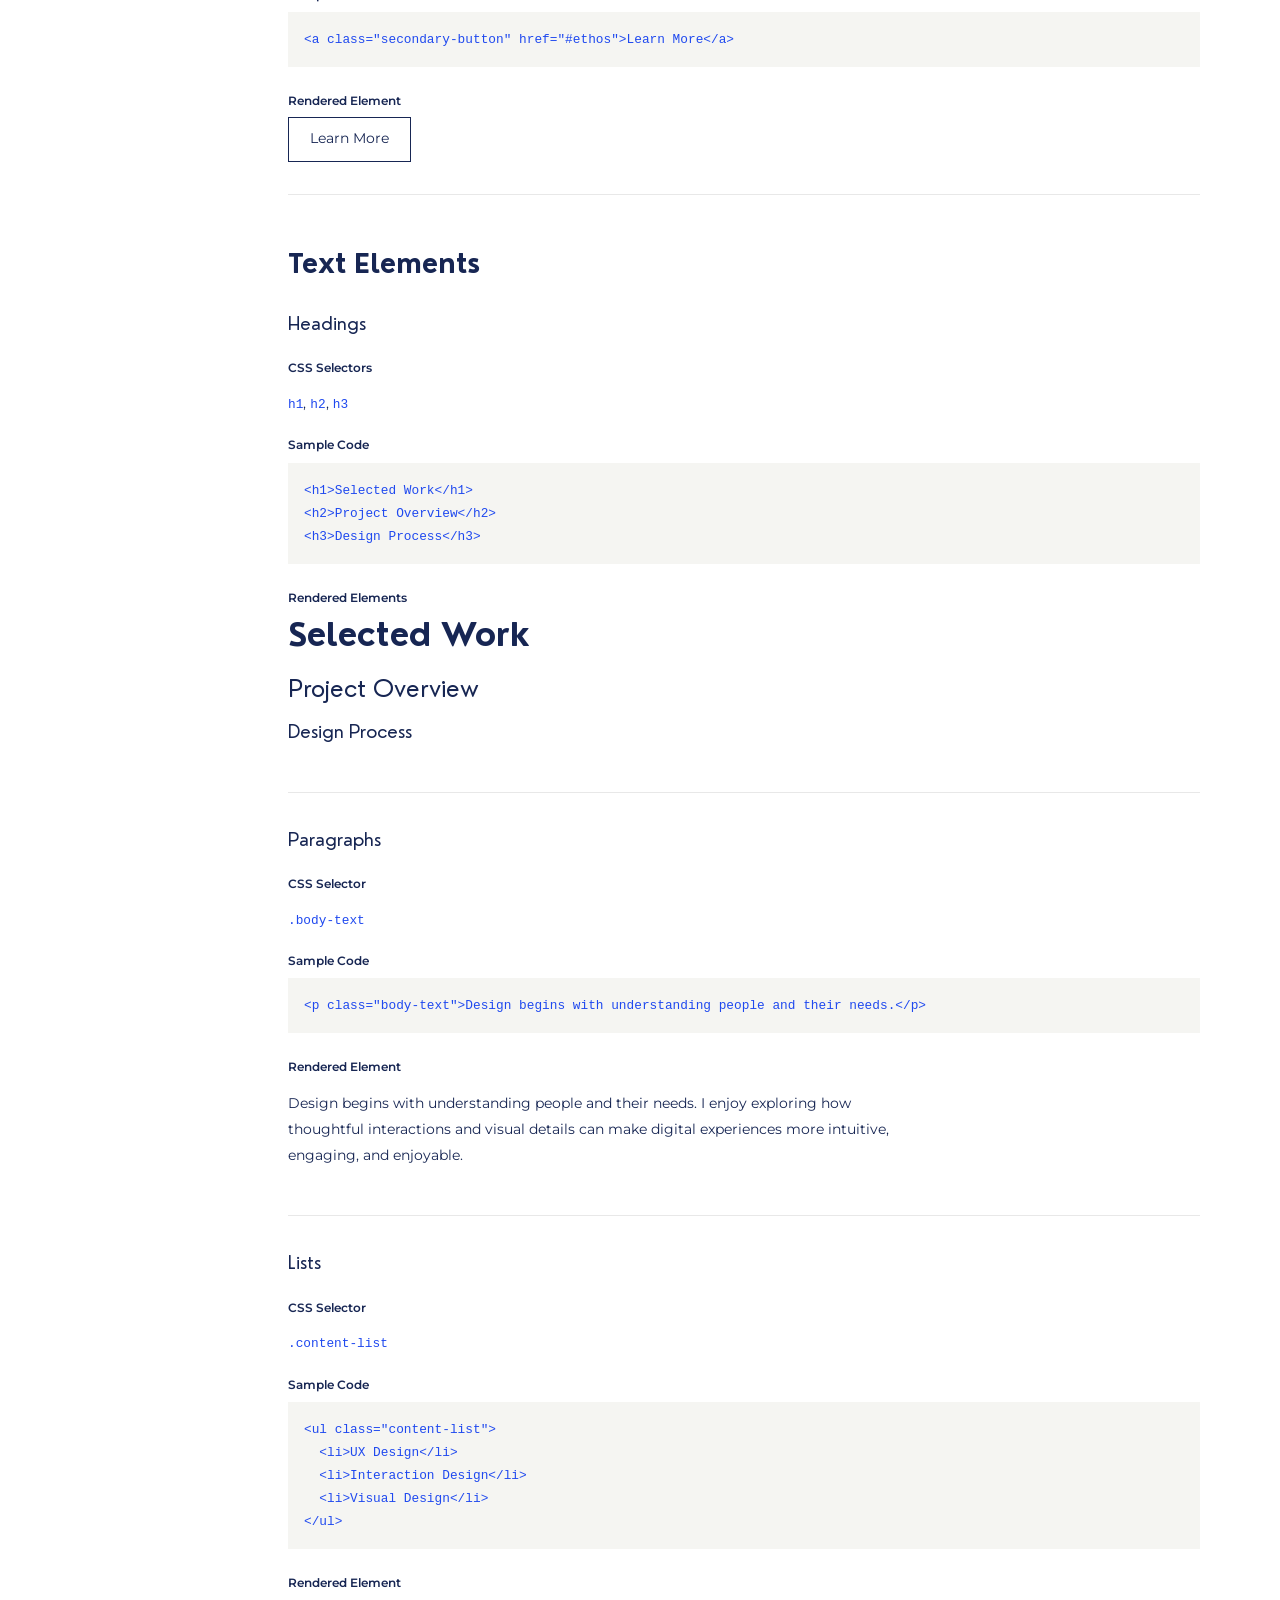
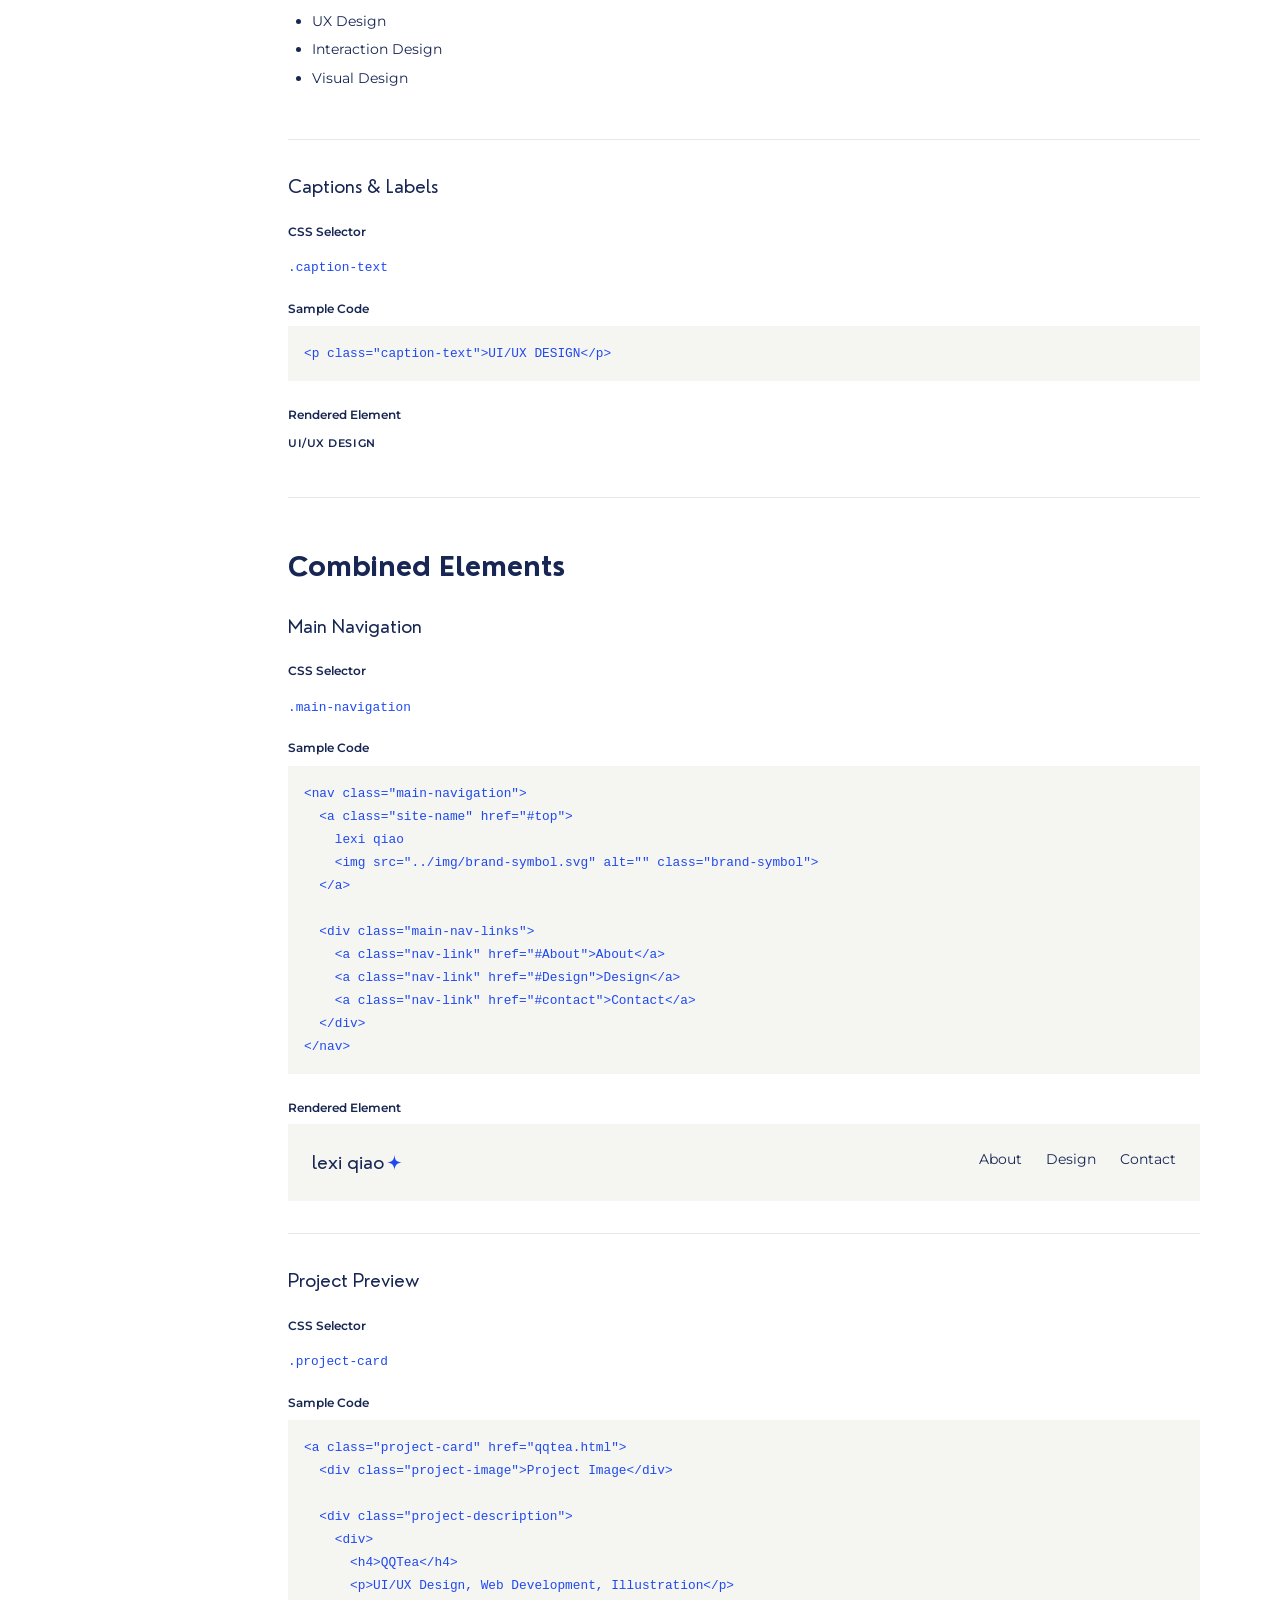
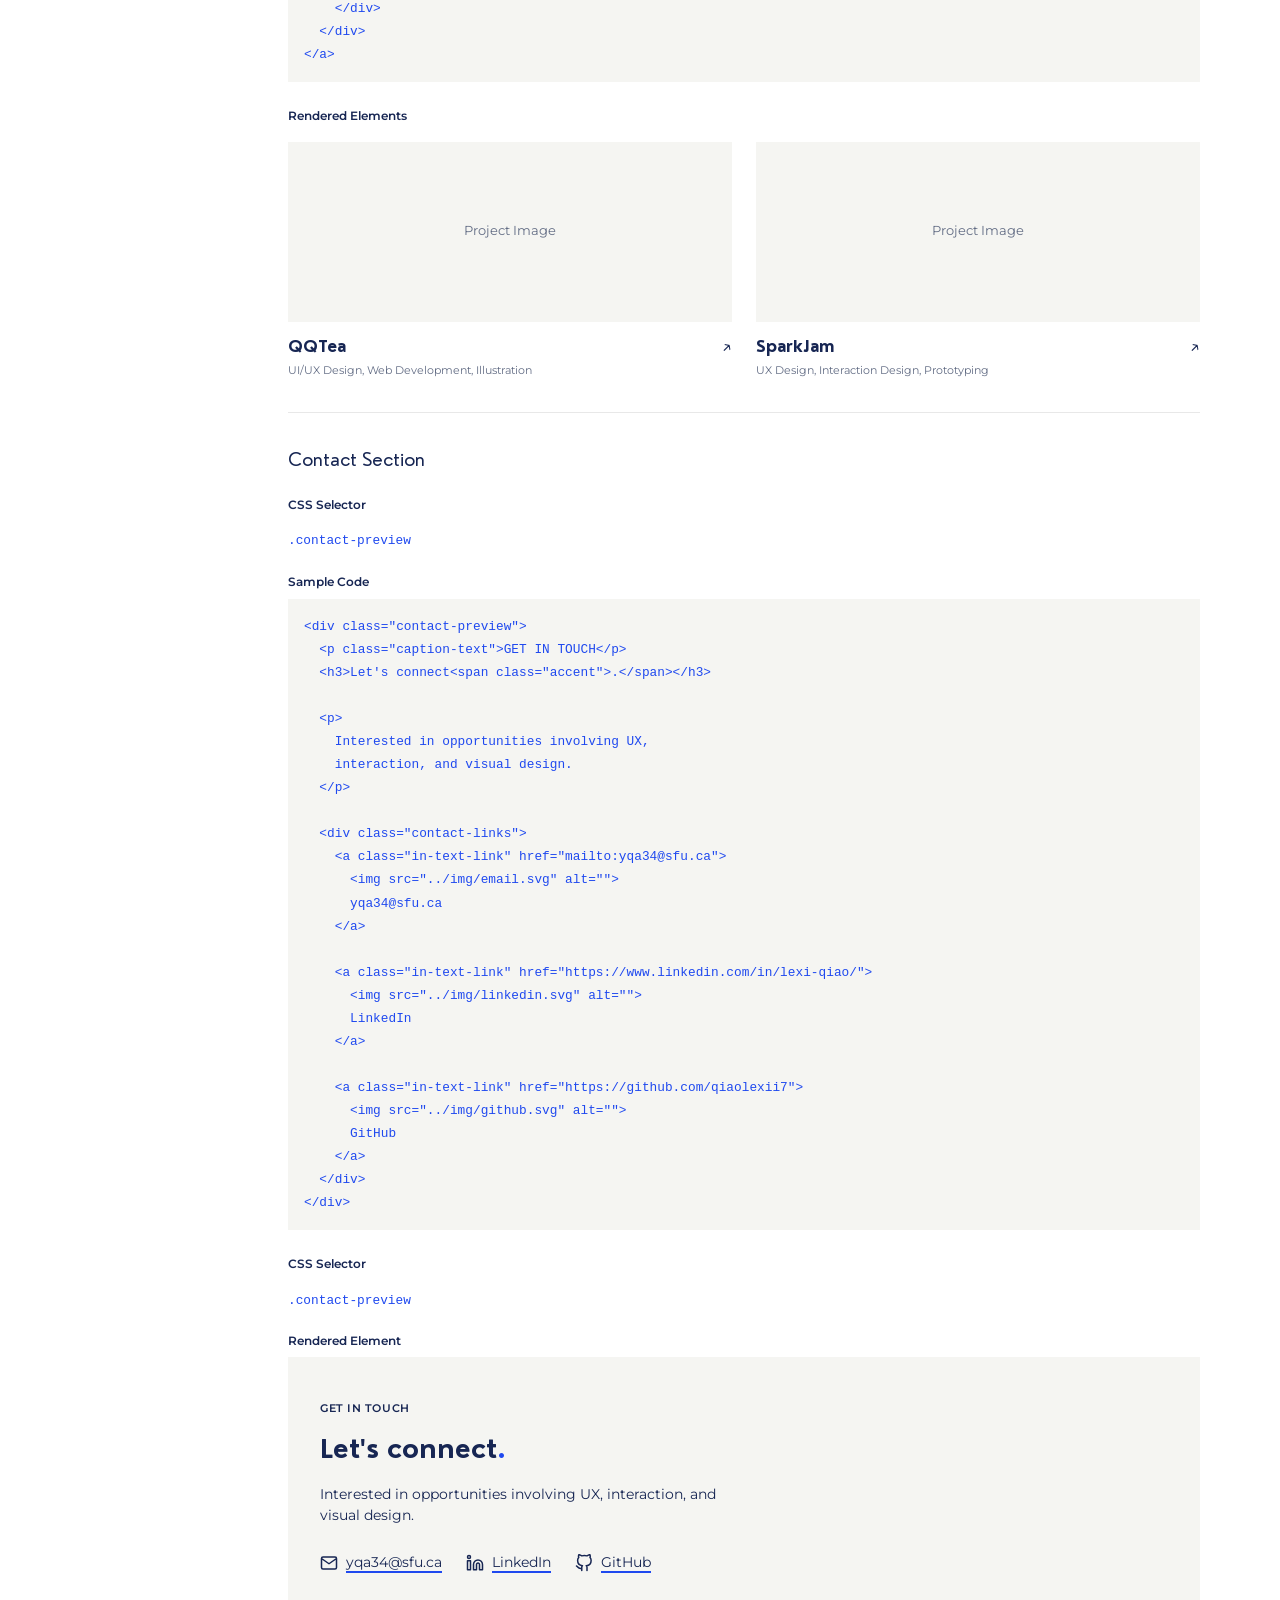
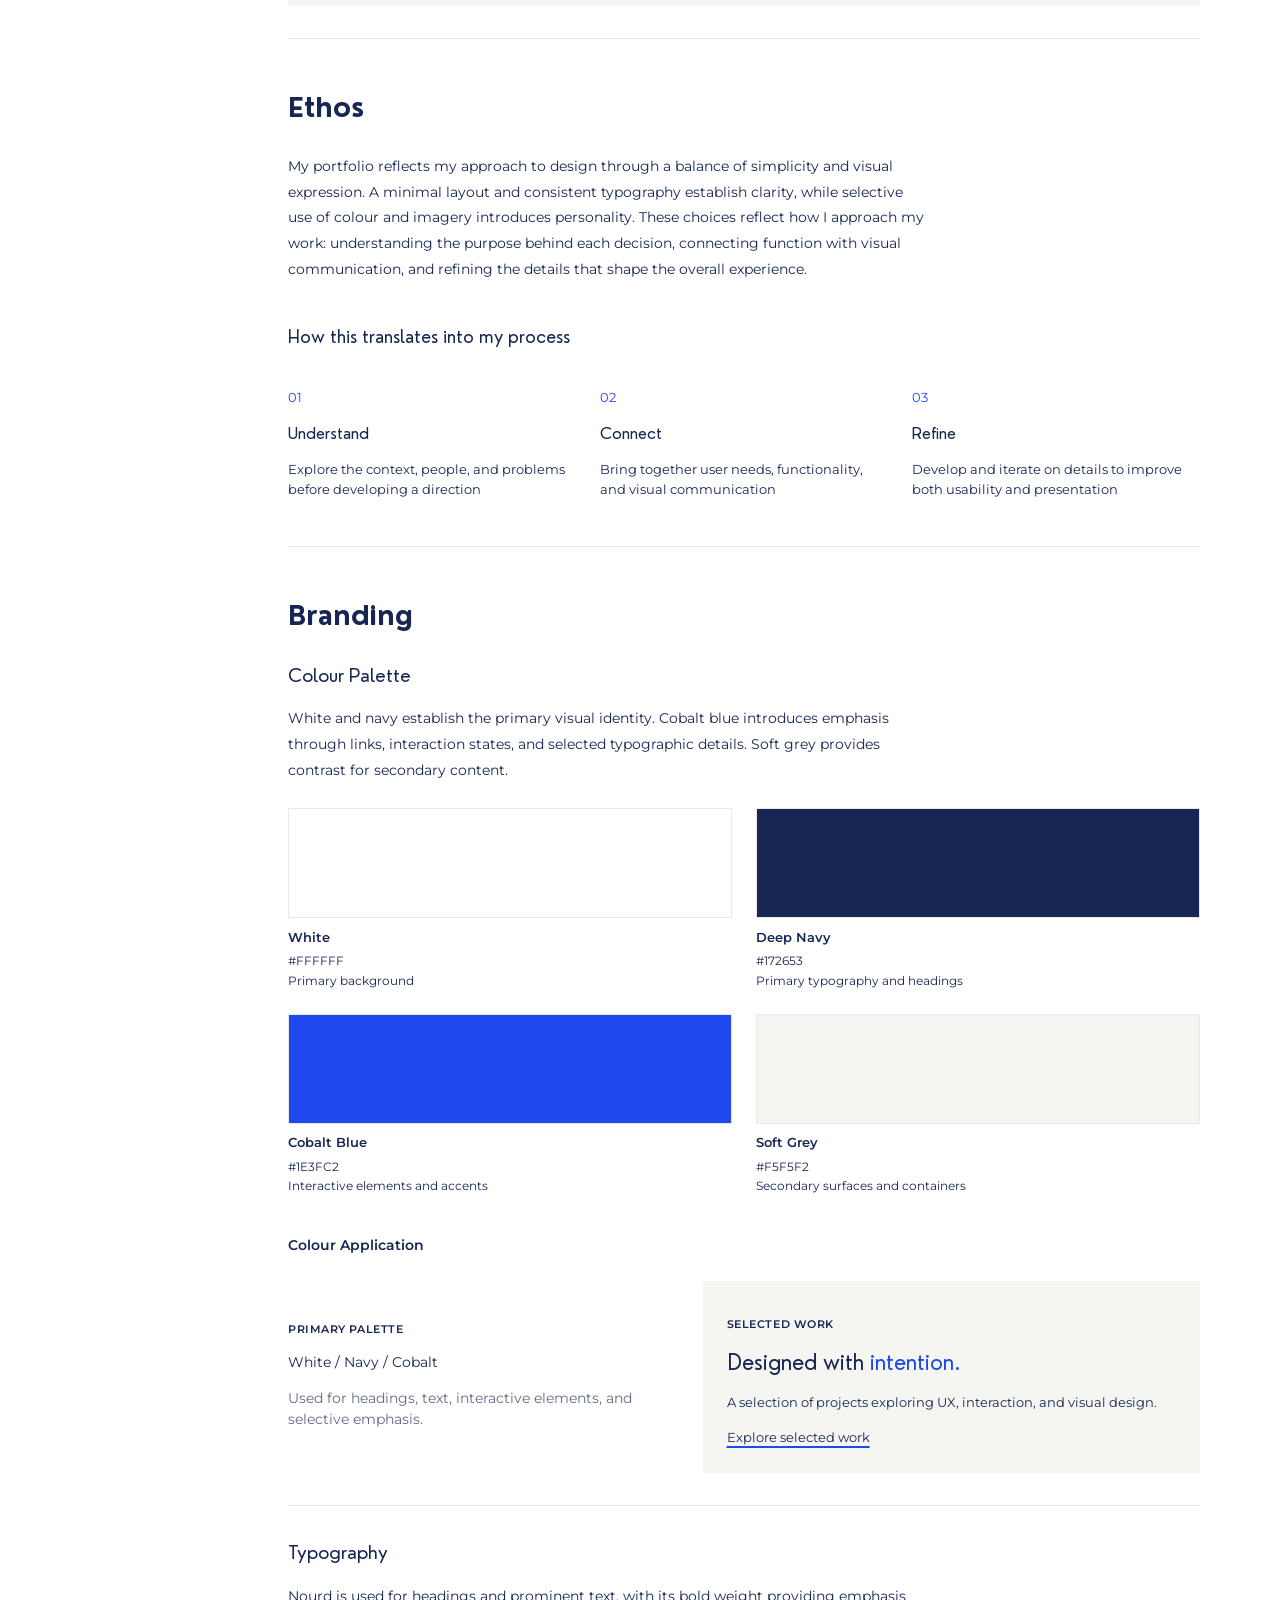
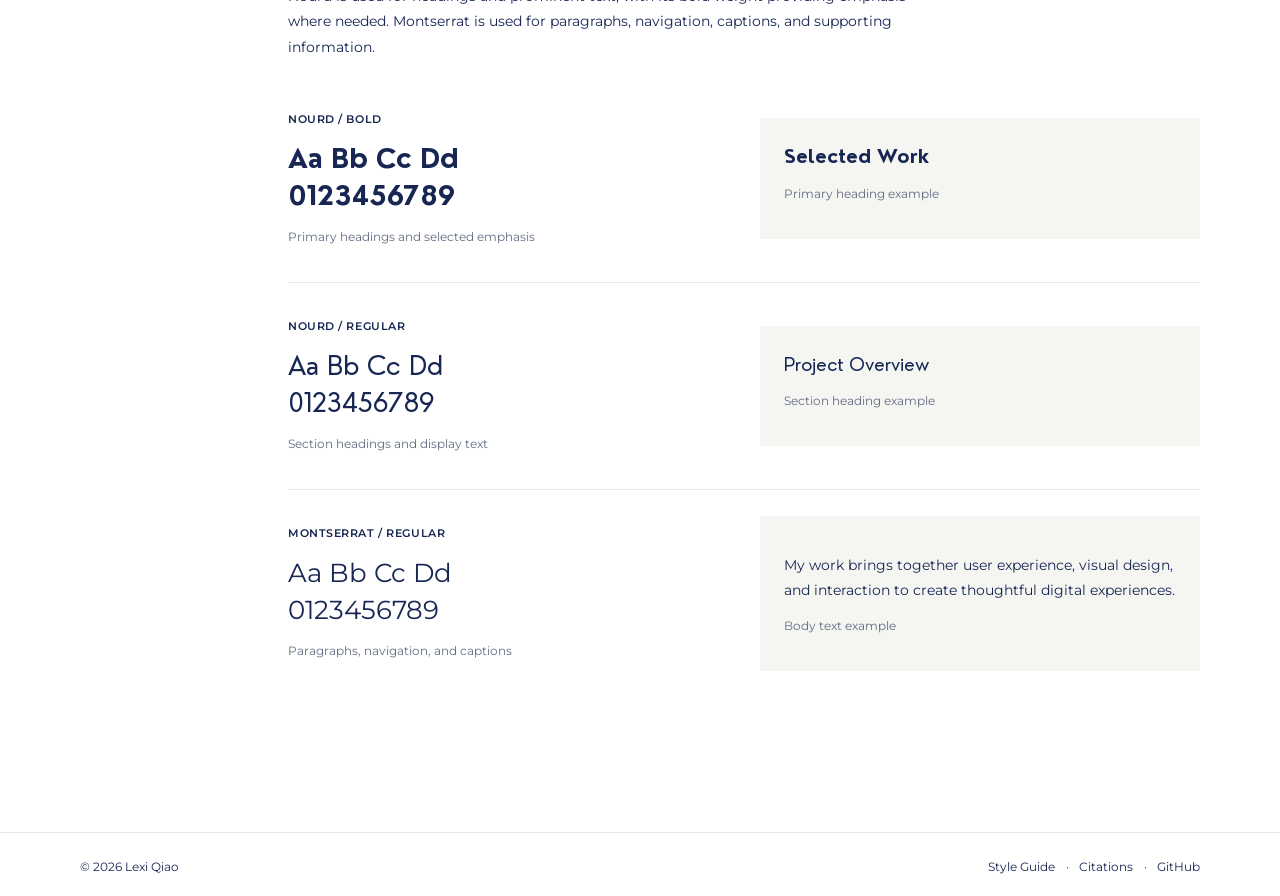
<file: html/style-guide.html>
<!doctype html>
<html lang="en">
  <head>
    <meta charset="UTF-8" />
    <title>Portfolio Style Guide</title>
    <link href="../css/main.css" rel="stylesheet" />
  </head>

  <body>
    <header class="style-guide-header" id="top">
      <nav class="main-navigation" aria-label="Main navigation">
        <a class="site-name" href="../html/index.html">
          lexi qiao
          <img src="../img/brand-symbol.svg" alt="" class="brand-symbol" />
        </a>

        <div class="main-nav-links">
          <a class="nav-link" href="#ethos">About</a>
          <a class="nav-link" href="#project-preview">Design</a>
          <a class="nav-link" href="#contact-example">Contact</a>
        </div>
      </nav>
    </header>

    <div class="header-intro">
      <h1>Portfolio Style Guide</h1>
      <p>A visual and interactive design system for Lexi Qiao's portfolio.</p>
    </div>

    <div class="style-guide-layout">
      <nav class="style-guide-nav" aria-label="Style guide navigation">
        <p class="nav-heading">STYLE GUIDE</p>
        <a href="#interactive-elements">Interactive Elements</a>
        <a href="#text-elements">Text Elements</a>
        <a href="#combined-elements">Combined Elements</a>
        <a href="#ethos">Ethos</a>
        <a href="#branding">Branding</a>

        <p class="nav-heading templates-heading">TEMPLATES</p>
        <a href="../html/project01-qqtea.html">Project01_QQTea</a>
        <a href="../html/project02-sparkjam.html">Project02_SparkJam</a>
      </nav>

      <main class="style-guide-main">
        <!-- INTERACTIVE ELEMENTS -->
        <section id="interactive-elements">
          <h2>Interactive Elements</h2>

          <div class="component">
            <h3>In-text Link</h3>

            <p class="component-label">CSS Selector</p>
            <p><code>.in-text-link</code></p>

            <p class="component-label">Sample Code</p>
            <pre><code>&lt;a class="in-text-link" href="#ethos"&gt;my design approach&lt;/a&gt;</code></pre>

            <p class="component-label">Rendered Element</p>
            <p>
              Learn more about
              <a class="in-text-link" href="#ethos">my design approach</a>.
            </p>
          </div>

          <div class="component">
            <h3>Navigation Link</h3>

            <p class="component-label">CSS Selector</p>
            <p><code>.nav-link</code></p>

            <p class="component-label">Sample Code</p>
            <pre><code>&lt;a class="nav-link" href="#ethos"&gt;About&lt;/a&gt;</code></pre>

            <p class="component-label">Rendered Element</p>
            <div class="navigation-example">
              <a class="nav-link" href="#ethos">About</a>
              <a class="nav-link" href="#project-preview">Work</a>
              <a class="nav-link" href="#contact-example">Contact</a>
            </div>
          </div>

          <div class="component">
            <h3>Primary Button</h3>

            <p class="component-label">CSS Selector</p>
            <p><code>.primary-button</code></p>

            <p class="component-label">Sample Code</p>
            <pre><code>&lt;a class="primary-button" href="#project-preview"&gt;View Work &amp;rarr;&lt;/a&gt;</code></pre>

            <p class="component-label">Rendered Element</p>
            <a class="primary-button" href="#project-preview">
              View Work &rarr;
            </a>
          </div>

          <div class="component">
            <h3>Secondary Button</h3>

            <p class="component-label">CSS Selector</p>
            <p><code>.secondary-button</code></p>

            <p class="component-label">Sample Code</p>
            <pre><code>&lt;a class="secondary-button" href="#ethos"&gt;Learn More&lt;/a&gt;</code></pre>

            <p class="component-label">Rendered Element</p>
            <a class="secondary-button" href="#ethos"> Learn More </a>
          </div>
        </section>

        <!-- TEXT ELEMENTS -->
        <section id="text-elements">
          <h2>Text Elements</h2>

          <div class="component">
            <h3>Headings</h3>

            <p class="component-label">CSS Selectors</p>
            <p><code>h1</code>, <code>h2</code>, <code>h3</code></p>

            <p class="component-label">Sample Code</p>
            <pre><code>&lt;h1&gt;Selected Work&lt;/h1&gt;
&lt;h2&gt;Project Overview&lt;/h2&gt;
&lt;h3&gt;Design Process&lt;/h3&gt;</code></pre>

            <p class="component-label">Rendered Elements</p>
            <div class="text-example">
              <h1>Selected Work</h1>
              <h2>Project Overview</h2>
              <h3>Design Process</h3>
            </div>
          </div>

          <div class="component">
            <h3>Paragraphs</h3>

            <p class="component-label">CSS Selector</p>
            <p><code>.body-text</code></p>

            <p class="component-label">Sample Code</p>
            <pre><code>&lt;p class="body-text"&gt;Design begins with understanding people and their needs.&lt;/p&gt;</code></pre>

            <p class="component-label">Rendered Element</p>
            <p class="body-text">
              Design begins with understanding people and their needs. I enjoy
              exploring how thoughtful interactions and visual details can make
              digital experiences more intuitive, engaging, and enjoyable.
            </p>
          </div>

          <div class="component">
            <h3>Lists</h3>

            <p class="component-label">CSS Selector</p>
            <p><code>.content-list</code></p>

            <p class="component-label">Sample Code</p>
            <pre><code>&lt;ul class="content-list"&gt;
  &lt;li&gt;UX Design&lt;/li&gt;
  &lt;li&gt;Interaction Design&lt;/li&gt;
  &lt;li&gt;Visual Design&lt;/li&gt;
&lt;/ul&gt;</code></pre>

            <p class="component-label">Rendered Element</p>
            <ul class="content-list">
              <li>UX Design</li>
              <li>Interaction Design</li>
              <li>Visual Design</li>
            </ul>
          </div>

          <div class="component">
            <h3>Captions &amp; Labels</h3>

            <p class="component-label">CSS Selector</p>
            <p><code>.caption-text</code></p>

            <p class="component-label">Sample Code</p>
            <pre><code>&lt;p class="caption-text"&gt;UI/UX DESIGN&lt;/p&gt;</code></pre>

            <p class="component-label">Rendered Element</p>
            <p class="caption-text">UI/UX DESIGN</p>
          </div>
        </section>

        <!-- COMBINED ELEMENTS -->
        <section id="combined-elements">
          <h2>Combined Elements</h2>

          <div class="component">
            <h3>Main Navigation</h3>

            <p class="component-label">CSS Selector</p>
            <p><code>.main-navigation</code></p>

            <p class="component-label">Sample Code</p>
            <pre><code>&lt;nav class="main-navigation"&gt;
  &lt;a class="site-name" href="#top"&gt;
    lexi qiao
    &lt;img src="../img/brand-symbol.svg" alt="" class="brand-symbol"&gt;
  &lt;/a&gt;

  &lt;div class="main-nav-links"&gt;
    &lt;a class="nav-link" href="#About"&gt;About&lt;/a&gt;
    &lt;a class="nav-link" href="#Design"&gt;Design&lt;/a&gt;
    &lt;a class="nav-link" href="#contact"&gt;Contact&lt;/a&gt;
  &lt;/div&gt;
&lt;/nav&gt;</code></pre>

            <p class="component-label">Rendered Element</p>
            <div class="demo-area">
              <nav class="main-navigation" aria-label="Navigation example">
                <a class="site-name" href="#top">
                  lexi qiao
                  <img
                    src="../img/brand-symbol.svg"
                    alt=""
                    class="brand-symbol"
                  />
                </a>

                <div class="main-nav-links">
                  <a class="nav-link" href="#ethos">About</a>
                  <a class="nav-link" href="#project-preview">Design</a>
                  <a class="nav-link" href="#contact-example">Contact</a>
                </div>
              </nav>
            </div>
          </div>

          <div class="component" id="project-preview">
            <h3>Project Preview</h3>

            <p class="component-label">CSS Selector</p>
            <p><code>.project-card</code></p>

            <p class="component-label">Sample Code</p>
            <pre><code>&lt;a class="project-card" href="qqtea.html"&gt;
  &lt;div class="project-image"&gt;Project Image&lt;/div&gt;

  &lt;div class="project-description"&gt;
    &lt;div&gt;
      &lt;h4&gt;QQTea&lt;/h4&gt;
      &lt;p&gt;UI/UX Design, Web Development, Illustration&lt;/p&gt;
    &lt;/div&gt;
  &lt;/div&gt;
&lt;/a&gt;</code></pre>

            <p class="component-label">Rendered Elements</p>
            <div class="project-grid">
              <a class="project-card" href="qqtea.html">
                <div class="project-image">
                  <span>Project Image</span>
                </div>

                <div class="project-description">
                  <div>
                    <h4>QQTea</h4>
                    <p>UI/UX Design, Web Development, Illustration</p>
                  </div>
                  <span class="project-arrow" aria-hidden="true">&nearr;</span>
                </div>
              </a>

              <a class="project-card" href="sparkjam.html">
                <div class="project-image">
                  <span>Project Image</span>
                </div>

                <div class="project-description">
                  <div>
                    <h4>SparkJam</h4>
                    <p>UX Design, Interaction Design, Prototyping</p>
                  </div>
                  <span class="project-arrow" aria-hidden="true">&nearr;</span>
                </div>
              </a>
            </div>
          </div>

          <div class="component" id="contact-example">
            <h3>Contact Section</h3>

            <p class="component-label">CSS Selector</p>
            <p><code>.contact-preview</code></p>

            <p class="component-label">Sample Code</p>
            <pre><code>&lt;div class="contact-preview"&gt;
  &lt;p class="caption-text"&gt;GET IN TOUCH&lt;/p&gt;
  &lt;h3&gt;Let's connect&lt;span class="accent"&gt;.&lt;/span&gt;&lt;/h3&gt;

  &lt;p&gt;
    Interested in opportunities involving UX,
    interaction, and visual design.
  &lt;/p&gt;

  &lt;div class="contact-links"&gt;
    &lt;a class="in-text-link" href="mailto:yqa34@sfu.ca"&gt;
      &lt;img src="../img/email.svg" alt=""&gt;
      yqa34@sfu.ca
    &lt;/a&gt;

    &lt;a class="in-text-link" href="https://www.linkedin.com/in/lexi-qiao/"&gt;
      &lt;img src="../img/linkedin.svg" alt=""&gt;
      LinkedIn
    &lt;/a&gt;

    &lt;a class="in-text-link" href="https://github.com/qiaolexii7"&gt;
      &lt;img src="../img/github.svg" alt=""&gt;
      GitHub
    &lt;/a&gt;
  &lt;/div&gt;
&lt;/div&gt;</code></pre>

            <p class="component-label">CSS Selector</p>
            <p><code>.contact-preview</code></p>

            <p class="component-label">Rendered Element</p>
            <div class="contact-preview">
              <p class="caption-text">GET IN TOUCH</p>
              <h3>Let's connect<span class="accent">.</span></h3>
              <p>
                Interested in opportunities involving UX, interaction, and
                visual design.
              </p>

              <div class="contact-links">
                <a class="in-text-link" href="mailto:yqa34@sfu.ca">
                  <img src="../img/email.svg" alt="" />
                  yqa34@sfu.ca
                </a>

                <a
                  class="in-text-link"
                  href="https://www.linkedin.com/in/lexi-qiao/"
                >
                  <img src="../img/linkedin.svg" alt="" />
                  LinkedIn
                </a>

                <a class="in-text-link" href="https://github.com/qiaolexii7">
                  <img src="../img/github.svg" alt="" />
                  GitHub
                </a>
              </div>
            </div>
          </div>
        </section>

        <!-- ETHOS -->
        <section id="ethos">
          <h2>Ethos</h2>

          <p class="body-text">
            My portfolio reflects my approach to design through a balance of
            simplicity and visual expression. A minimal layout and consistent
            typography establish clarity, while selective use of colour and
            imagery introduces personality. These choices reflect how I approach
            my work: understanding the purpose behind each decision, connecting
            function with visual communication, and refining the details that
            shape the overall experience.
          </p>

          <h3 class="process-heading">How this translates into my process</h3>

          <div class="ethos-values">
            <div>
              <p class="value-number">01</p>
              <h3>Understand</h3>
              <p>
                Explore the context, people, and problems before developing a
                direction
              </p>
            </div>

            <div>
              <p class="value-number">02</p>
              <h3>Connect</h3>
              <p>
                Bring together user needs, functionality, and visual
                communication
              </p>
            </div>

            <div>
              <p class="value-number">03</p>
              <h3>Refine</h3>
              <p>
                Develop and iterate on details to improve both usability and
                presentation
              </p>
            </div>
          </div>
        </section>

        <!-- BRANDING -->
        <section id="branding">
          <h2>Branding</h2>

          <div class="component">
            <h3>Colour Palette</h3>

            <p class="body-text">
              White and navy establish the primary visual identity. Cobalt blue
              introduces emphasis through links, interaction states, and
              selected typographic details. Soft grey provides contrast for
              secondary content.
            </p>

            <div class="colour-grid">
              <div class="colour-item">
                <div class="colour-swatch swatch-white"></div>
                <h4>White</h4>
                <p>#FFFFFF</p>
                <p>Primary background</p>
              </div>

              <div class="colour-item">
                <div class="colour-swatch swatch-navy"></div>
                <h4>Deep Navy</h4>
                <p>#172653</p>
                <p>Primary typography and headings</p>
              </div>

              <div class="colour-item">
                <div class="colour-swatch swatch-blue"></div>
                <h4>Cobalt Blue</h4>
                <p>#1E3FC2</p>
                <p>Interactive elements and accents</p>
              </div>

              <div class="colour-item">
                <div class="colour-swatch swatch-grey"></div>
                <h4>Soft Grey</h4>
                <p>#F5F5F2</p>
                <p>Secondary surfaces and containers</p>
              </div>
            </div>

            <h4 class="example-heading">Colour Application</h4>

            <div class="application-example">
              <div class="application-info">
                <p class="caption-text">PRIMARY PALETTE</p>
                <p>White / Navy / Cobalt</p>
                <p class="component-note">
                  Used for headings, text, interactive elements, and selective
                  emphasis.
                </p>
              </div>

              <div class="application-preview">
                <p class="caption-text">SELECTED WORK</p>
                <h3>Designed with <span class="accent">intention.</span></h3>
                <p>
                  A selection of projects exploring UX, interaction, and visual
                  design.
                </p>
                <a class="in-text-link" href="#project-preview">
                  Explore selected work
                </a>
              </div>
            </div>
          </div>

          <div class="component">
            <h3>Typography</h3>

            <p class="body-text">
              Nourd is used for headings and prominent text, with its bold
              weight providing emphasis where needed. Montserrat is used for
              paragraphs, navigation, captions, and supporting information.
            </p>

            <div class="type-row">
              <div class="type-info">
                <p class="caption-text">NOURD / BOLD</p>
                <p class="font-nourd-bold">Aa Bb Cc Dd<br />0123456789</p>
                <p class="component-note">
                  Primary headings and selected emphasis
                </p>
              </div>

              <div class="type-preview">
                <h3 class="bold-preview">Selected Work</h3>
                <p class="component-note">Primary heading example</p>
              </div>
            </div>

            <div class="type-row">
              <div class="type-info">
                <p class="caption-text">NOURD / REGULAR</p>
                <p class="font-nourd">Aa Bb Cc Dd<br />0123456789</p>
                <p class="component-note">Section headings and display text</p>
              </div>

              <div class="type-preview">
                <h3 class="regular-preview">Project Overview</h3>
                <p class="component-note">Section heading example</p>
              </div>
            </div>

            <div class="type-row">
              <div class="type-info">
                <p class="caption-text">MONTSERRAT / REGULAR</p>
                <p class="font-montserrat">Aa Bb Cc Dd<br />0123456789</p>
                <p class="component-note">
                  Paragraphs, navigation, and captions
                </p>
              </div>

              <div class="type-preview">
                <p class="body-text">
                  My work brings together user experience, visual design, and
                  interaction to create thoughtful digital experiences.
                </p>
                <p class="component-note">Body text example</p>
              </div>
            </div>
          </div>
        </section>
      </main>
    </div>

    <footer class="style-guide-footer">
      <p>© 2026 Lexi Qiao</p>

      <div class="footer-links">
        <a href="style-guide.html">Style Guide</a>
        <span>·</span>
        <a href="citations.html">Citations</a>
        <span>·</span>
        <a href="https://github.com/" target="_blank" rel="noopener noreferrer"
          >GitHub</a
        >
      </div>
    </footer>
  </body>
</html>
</file>
<file: css/main.css>
/* FONTS */

@font-face {
  font-family: "Nourd";
  src: url("../fonts/Nourd/nourd_regular.ttf");
  font-weight: 400;
}

@font-face {
  font-family: "Nourd";
  src: url("../fonts/Nourd/nourd_bold.ttf");
  font-weight: 700;
}

@font-face {
  font-family: "Montserrat";
  src: url("../fonts/Montserrat/static/Montserrat-Regular.ttf");
  font-weight: 400;
}

@font-face {
  font-family: "Montserrat";
  src: url("../fonts/Montserrat/static/Montserrat-SemiBold.ttf");
  font-weight: 600;
}

/* GENERAL STYLING */

* {
  box-sizing: border-box;
}

html {
  scroll-behavior: smooth;
}

body {
  margin: 0;
  background-color: #ffffff;
  color: #172653;
  font-family: "Montserrat", sans-serif;
  font-size: 0.9rem;
  line-height: 1.6;
}

h1,
h2,
h3 {
  font-family: "Nourd", sans-serif;
  font-weight: 400;
}

a {
  color: #172653;
}

a:focus-visible {
  outline: 2px solid #1f49ef;
  outline-offset: 3px;
}

.accent {
  color: #1f49ef;
}

/* STYLE GUIDE HEADER */

.style-guide-header {
  padding: 2rem 5rem;
  border-bottom: 1px solid #e8e8e8;
}

.header-intro {
  padding: 3rem 5rem 0;
  margin-top: 0;
}

.header-intro h1 {
  font-size: 2.5rem;
  font-weight: 700;
  margin-top: 0;
  margin-bottom: 0.5rem;
}

.header-intro h1 p {
  font-size: 1rem;
  margin: 0;
}

/* MAIN LAYOUT */

.style-guide-layout {
  display: grid;
  grid-template-columns: 160px 1fr;
  gap: 3rem;
  padding: 3rem 5rem;
  align-items: start;
}

/* SIDE NAVIGATION */

.style-guide-nav {
  display: flex;
  flex-direction: column;
  align-items: flex-start;
  gap: 0.6rem;
}

.style-guide-nav a {
  font-size: 0.8rem;
  text-decoration: none;
  transition: color 0.2s;
}

.style-guide-nav a:hover {
  color: #1f49ef;
}

.nav-heading {
  font-size: 0.7rem;
  font-weight: 600;
  letter-spacing: 0.05em;
  line-height: 1;
  margin: 0 0 0.6rem;
}

.templates-heading {
  margin-top: 1.5rem;
}

/* MAIN CONTENT */

.style-guide-main {
  min-width: 0;
}

.style-guide-main section {
  margin-bottom: 3.5rem;
  padding-bottom: 2rem;
  border-bottom: 1px solid #e8e8e8;
  scroll-margin-top: 2rem;
}

.style-guide-main section:last-child {
  border-bottom: none;
}

.style-guide-main h2 {
  font-size: 1.65rem;
  font-weight: 700;
  line-height: 1;
  margin: 0 0 2rem;
}

/* COMPONENTS */

.component {
  padding-top: 2rem;
  padding-bottom: 2rem;
  border-bottom: 1px solid #e8e8e8;
}

.component:first-of-type {
  padding-top: 0;
}

.component:last-child {
  border-bottom: none;
  padding-bottom: 0;
}

.component h3 {
  font-size: 1.15rem;
  margin-top: 0;
  margin-bottom: 1rem;
}

.component-label {
  font-size: 0.75rem;
  font-weight: 600;
  margin-top: 1.25rem;
  margin-bottom: 0.4rem;
}

.component code {
  color: #1f49ef;
  font-size: 0.8rem;
}

pre {
  background-color: #f5f5f2;
  padding: 1rem;
  overflow-x: auto;
  margin-top: 0.5rem;
  margin-bottom: 1.5rem;
}

pre code {
  color: #172653;
  font-size: 0.75rem;
}

.component-note {
  font-size: 0.75rem;
  color: #626c84;
  margin-top: 0.75rem;
}

/* INTERACTIVE ELEMENTS */

.in-text-link {
  color: #172653;
  text-decoration: underline;
  text-decoration-color: #1f49ef;
  text-decoration-thickness: 2px;
  text-underline-offset: 4px;
  transition: color 0.2s;
}

.in-text-link:hover {
  color: #1f49ef;
}

.navigation-example {
  display: flex;
  gap: 2rem;
  margin-top: 1rem;
}

.nav-link {
  position: relative;
  font-size: 0.85rem;
  text-decoration: none;
  padding-bottom: 0.3rem;
}

.nav-link::after {
  content: "";
  position: absolute;
  left: 0;
  bottom: 0;
  width: 0;
  height: 2px;
  background-color: #1f49ef;
  transition: width 0.25s;
}

.nav-link:hover::after,
.nav-link:focus-visible::after {
  width: 100%;
}

.primary-button {
  display: inline-block;
  background-color: #1f49ef;
  color: #ffffff;
  padding: 0.65rem 1.3rem;
  text-decoration: none;
  font-size: 0.85rem;
  transition: background-color 0.2s;
}

.primary-button:hover {
  background-color: #172653;
}

.secondary-button {
  display: inline-block;
  background-color: #ffffff;
  color: #172653;
  border: 1px solid #172653;
  padding: 0.65rem 1.3rem;
  text-decoration: none;
  font-size: 0.85rem;
  transition:
    background-color 0.2s,
    color 0.2s;
}

.secondary-button:hover {
  background-color: #172653;
  color: #ffffff;
}

/* TEXT ELEMENTS */

.text-example h1,
.text-example h2,
.text-example h3 {
  line-height: 1.3;
  margin-top: 0.5rem;
  margin-bottom: 1rem;
}

.text-example h1 {
  font-size: 2rem;
  font-weight: 700;
}

.text-example h2 {
  font-size: 1.5rem;
  font-weight: 400;
}

.text-example h3 {
  font-size: 1.15rem;
  font-weight: 400;
}

.body-text {
  font-size: 0.9rem;
  line-height: 1.8;
  max-width: 40rem;
}

.content-list {
  padding-left: 1.5rem;
  line-height: 2;
}

.caption-text {
  font-size: 0.7rem;
  font-weight: 600;
  letter-spacing: 0.05em;
}

/* COMBINED ELEMENTS */

.demo-area {
  background-color: #f5f5f2;
  padding: 1.5rem;
}

.main-navigation {
  display: flex;
  justify-content: space-between;
  align-items: center;
  gap: 1rem;
}

.main-nav-links {
  display: flex;
  gap: 1.5rem;
}

.site-name {
  font-family: "Nourd", sans-serif;
  font-size: 1.15rem;
  font-weight: 500;
  text-decoration: none;
  display: inline-flex;
  align-items: center;
  gap: 0.2rem;
}

/* BRAND SYMBOL */

.brand-symbol {
  width: 0.9rem;
  height: 0.9rem;
}

/* PROJECT */

.project-grid {
  display: grid;
  grid-template-columns: 1fr 1fr;
  gap: 1.5rem;
  margin-top: 1rem;
}

.project-card {
  display: block;
  color: #172653;
  text-decoration: none;
}

.project-image {
  height: 180px;
  background-color: #f5f5f2;
  display: flex;
  justify-content: center;
  align-items: center;
  font-size: 0.8rem;
  color: #626c84;
  overflow: hidden;
  transition: background-color 0.25s;
}

.project-card:hover .project-image,
.project-card:focus-visible .project-image {
  background-color: #e7e9f3;
}

.project-image span {
  transition: transform 0.25s;
}

.project-card:hover .project-image span {
  transform: translateY(-4px);
}

.project-description {
  display: flex;
  justify-content: space-between;
  gap: 1rem;
}

.project-description h4 {
  font-family: "Nourd", sans-serif;
  font-size: 1rem;
  font-weight: 700;
  margin-top: 0.75rem;
  margin-bottom: 0.2rem;
  transition: color 0.2s;
}

.project-card:hover .project-description h4 {
  color: #1f49ef;
}

.project-description p {
  font-size: 0.7rem;
  margin: 0;
  color: #626c84;
}

.project-arrow {
  font-size: 1.2rem;
  margin-top: 0.6rem;
  transition:
    transform 0.2s,
    color 0.2s;
}

.project-card:hover .project-arrow {
  transform: translate(3px, -3px);
  color: #1f49ef;
}

.contact-preview {
  background-color: #f5f5f2;
  padding: 2rem;
}

.contact-preview h3 {
  font-size: 1.6rem;
  font-weight: 700;
  margin-top: 0.5rem;
  margin-bottom: 0.5rem;
}

.contact-preview > p:not(.caption-text) {
  font-size: 0.85rem;
  max-width: 25rem;
}

.contact-links {
  display: flex;
  gap: 1.5rem;
  margin-top: 1.5rem;
}

.contact-links a {
  display: inline-flex;
  align-items: center;
  gap: 0.5rem;
}

.contact-links img {
  width: 18px;
  height: 18px;
}

/* ETHOS */

.process-heading {
  font-size: 1.1rem;
  margin-top: 2.5rem;
}

.ethos-values {
  display: grid;
  grid-template-columns: 1fr 1fr 1fr;
  gap: 1.5rem;
  margin-top: 1.5rem;
}

.value-number {
  font-size: 0.75rem;
  color: #1f49ef;
}

.ethos-values h3 {
  font-size: 1rem;
  margin-top: 0.3rem;
  margin-bottom: 0.5rem;
}

.ethos-values p {
  font-size: 0.8rem;
}

/* COLOUR PALETTE */

.colour-grid {
  display: grid;
  grid-template-columns: 1fr 1fr;
  gap: 1.5rem;
  margin-top: 1.5rem;
}

.colour-swatch {
  height: 110px;
  border: 1px solid #e8e8e8;
}

.swatch-white {
  background-color: #ffffff;
}

.swatch-navy {
  background-color: #172653;
}

.swatch-blue {
  background-color: #1f49ef;
}

.swatch-grey {
  background-color: #f5f5f2;
}

.colour-item h4 {
  font-size: 0.8rem;
  margin-top: 0.6rem;
  margin-bottom: 0.2rem;
}

.colour-item p {
  font-size: 0.75rem;
  margin: 0;
}

.example-heading {
  font-size: 0.85rem;
  font-weight: 600;
  margin-top: 2.5rem;
  margin-bottom: 1rem;
}

.application-example {
  display: grid;
  grid-template-columns: 1fr 1.3fr;
  gap: 2rem;
  align-items: center;
  margin-top: 1.5rem;
}

.application-info > p:not(.caption-text) {
  font-size: 0.85rem;
}

.application-preview {
  background-color: #f5f5f2;
  padding: 1.5rem;
}

.application-preview h3 {
  font-size: 1.35rem;
  margin-top: 0.5rem;
  margin-bottom: 0.5rem;
}

.application-preview > p:not(.caption-text) {
  font-size: 0.8rem;
}

.application-preview .in-text-link {
  font-size: 0.8rem;
}

/* TYPOGRAPHY */

.type-row {
  display: grid;
  grid-template-columns: 1fr 1fr;
  gap: 2rem;
  align-items: center;
  padding-top: 1.5rem;
  padding-bottom: 1.5rem;
  border-bottom: 1px solid #e8e8e8;
}

.type-row:last-child {
  border-bottom: none;
}

.font-nourd,
.font-nourd-bold,
.font-montserrat {
  font-size: 1.65rem;
  line-height: 1.4;
  margin-top: 0.75rem;
  margin-bottom: 0.5rem;
}

.font-nourd {
  font-family: "Nourd", sans-serif;
  font-weight: 400;
}

.font-nourd-bold {
  font-family: "Nourd", sans-serif;
  font-weight: 700;
}

.font-montserrat {
  font-family: "Montserrat", sans-serif;
  font-weight: 400;
}

.type-preview {
  background-color: #f5f5f2;
  padding: 1.5rem;
}

.type-preview h3 {
  margin-top: 0;
  margin-bottom: 0.5rem;
}

.bold-preview {
  font-size: 1.5rem;
  font-weight: 700;
}

.regular-preview {
  font-size: 1.35rem;
  font-weight: 400;
}

.type-preview .body-text {
  font-size: 0.85rem;
}

/* IMAGERY */

.image-guidelines {
  display: grid;
  grid-template-columns: 1fr 1fr 1fr;
  gap: 1.5rem;
  margin-top: 2rem;
}

.image-guidelines h4 {
  font-size: 0.85rem;
  margin-bottom: 0.5rem;
}

.image-guidelines p {
  font-size: 0.75rem;
  color: #626c84;
  margin-top: 0;
}

/* FOOTER */

.style-guide-footer {
  display: flex;
  justify-content: space-between;
  align-items: center;
  padding: 1.5rem 5rem;
  border-top: 1px solid #e8e8e8;
  font-size: 0.75rem;
}

.style-guide-footer p {
  margin: 0;
}

.footer-links {
  display: flex;
  align-items: center;
  gap: 0.65rem;
}

.footer-links a {
  text-decoration: none;
}

.footer-links a:hover {
  color: #1f49ef;
}

/* HOME PAGE */

.home-header {
  padding: 2rem 5rem;
  border-bottom: 1px solid #e8e8e8;
}

.home-main {
  margin-left: 5rem;
  margin-right: 5rem;
}

.home-main section {
  scroll-margin-top: 2rem;
}

/* ABOUT */

.home-about {
  padding-top: 3rem;
  padding-bottom: 6rem;
  max-width: 47rem;
}

.home-about h1 {
  font-size: 2.5rem;
  font-weight: 700;
  margin-top: 0;
  margin-bottom: 2rem;
}

.home-bio {
  max-width: 40rem;
  margin-bottom: 2rem;
}

.home-bio p {
  font-size: 0.95rem;
  line-height: 1.9;
  margin-top: 0;
  margin-bottom: 1.2rem;
}

/* WORK */

.home-work {
  padding-top: 3.5rem;
  padding-bottom: 5rem;
  border-top: 1px solid #e8e8e8;
}

.home-section-heading {
  margin-bottom: 2.5rem;
}

.home-section-heading h2 {
  font-size: 1.8rem;
  font-weight: 700;
  margin-top: 0.5rem;
  margin-bottom: 0;
}

.home-work .project-image {
  height: 280px;
}

.home-work .project-description h3 {
  font-size: 1.15rem;
  font-weight: 700;
  margin-top: 1rem;
  margin-bottom: 0.3rem;
}

.home-work .project-card:hover .project-description h3,
.home-work .project-card:focus-visible .project-description h3 {
  color: #1f49ef;
}

/* CONTACT */

.home-contact {
  padding-top: 3.5rem;
  padding-bottom: 5rem;
  border-top: 1px solid #e8e8e8;
}

.home-contact h2 {
  font-size: 1.8rem;
  font-weight: 700;
  margin-top: 0.5rem;
  margin-bottom: 1rem;
}

.home-contact .body-text {
  max-width: 30rem;
}

.home-contact .contact-links {
  margin-top: 2rem;
}

/* PROJECT PAGES */

.case-header {
  padding: 2rem 5rem;
  border-bottom: 0.0625rem solid #e8e8e8;
}

.case-main {
  margin-left: 5rem;
  margin-right: 5rem;
}

.case-main section {
  scroll-margin-top: 2rem;
}

/* PROJECT INTRODUCTION */

.case-intro {
  padding-top: 3rem;
  padding-bottom: 4rem;
}

.case-intro > .caption-text {
  margin-top: 4rem;
  color: #1f49ef;
}

.case-intro h1 {
  font-size: 2.5rem;
  font-weight: 700;
  margin-top: 0.5rem;
  margin-bottom: 0.5rem;
}

.case-subtitle {
  font-family: "Nourd", sans-serif;
  font-size: 1.25rem;
  line-height: 1.6;
  max-width: 40rem;
  margin-bottom: 3rem;
}

.case-overview {
  display: grid;
  grid-template-columns: 1fr 1fr;
  gap: 2rem;
  margin-bottom: 3rem;
}

.case-overview h2 {
  font-family: "Montserrat", sans-serif;
  font-size: 0.75rem;
  font-weight: 600;
  margin-bottom: 0.5rem;
}

.case-overview p {
  font-size: 0.85rem;
  margin-top: 0;
  max-width: 19rem;
}

/* PROJECT SECTIONS */

.case-section {
  display: grid;
  grid-template-columns: 13.75rem minmax(0, 1fr);
  gap: 3rem;
  padding-top: 3rem;
  padding-bottom: 4rem;
  border-top: 0.0625rem solid #e8e8e8;
}

.case-section-heading .caption-text {
  color: #1f49ef;
}

.case-section-heading h2 {
  font-size: 1.4rem;
  font-weight: 700;
  margin-top: 0.7rem;
}

.case-section-content {
  min-width: 0;
}

.case-section-content > p {
  font-size: 0.9rem;
  line-height: 1.9;
  max-width: 40rem;
  margin-top: 0;
  margin-bottom: 1.5rem;
}

/* PROJECT IMAGES */

.case-figure {
  margin: 2rem 0 0;
}

.case-figure img {
  display: block;
  width: 100%;
  height: auto;
  background-color: #f5f5f2;
}

.case-hero-image img {
  width: 100%;
  height: auto;
}

.case-image-grid {
  display: grid;
  grid-template-columns: 1fr 1fr;
  gap: 1.5rem;
  margin-top: 2rem;
}

.case-image-grid .case-figure {
  margin-top: 0;
  min-width: 0;
}

.case-figure figcaption {
  font-size: 0.75rem;
  color: #626c84;
  margin-top: 0.7rem;
  margin-bottom: 1.5rem;
}

/* NEXT PROJECT */

.case-next {
  display: flex;
  justify-content: space-between;
  align-items: center;
  gap: 2rem;
  padding-top: 2.5rem;
  padding-bottom: 4rem;
  border-top: 0.0625rem solid #e8e8e8;
}

.case-next-link {
  font-family: "Nourd", sans-serif;
  font-size: 1.1rem;
  text-decoration: none;
}

.case-next-link:hover {
  color: #1f49ef;
}

/* PROJECT PREVIEW IMAGES */

.home-work .project-image {
  overflow: hidden;
}

.home-work .project-image img {
  width: 100%;
  height: 100%;
  object-fit: cover;
}

.home-work .project-card:hover .project-image img {
  opacity: 0.8;
}
</file>
